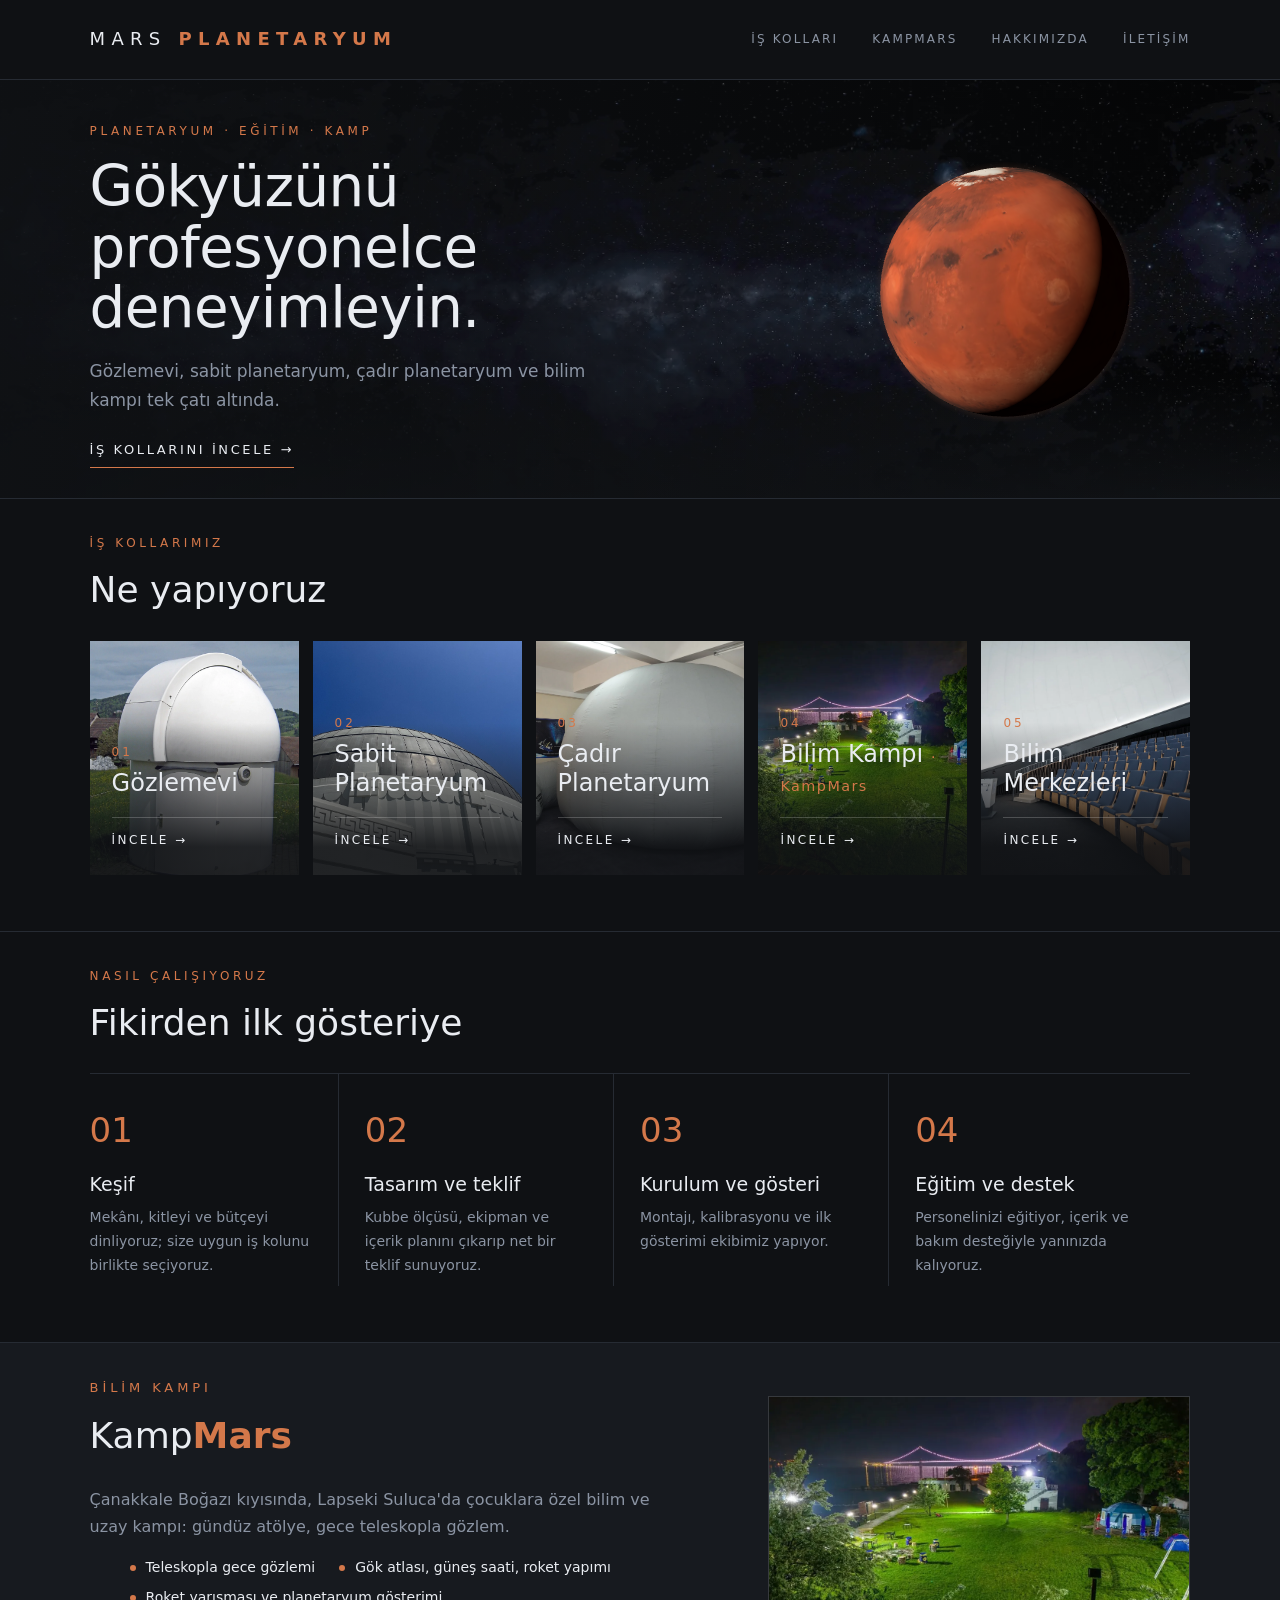
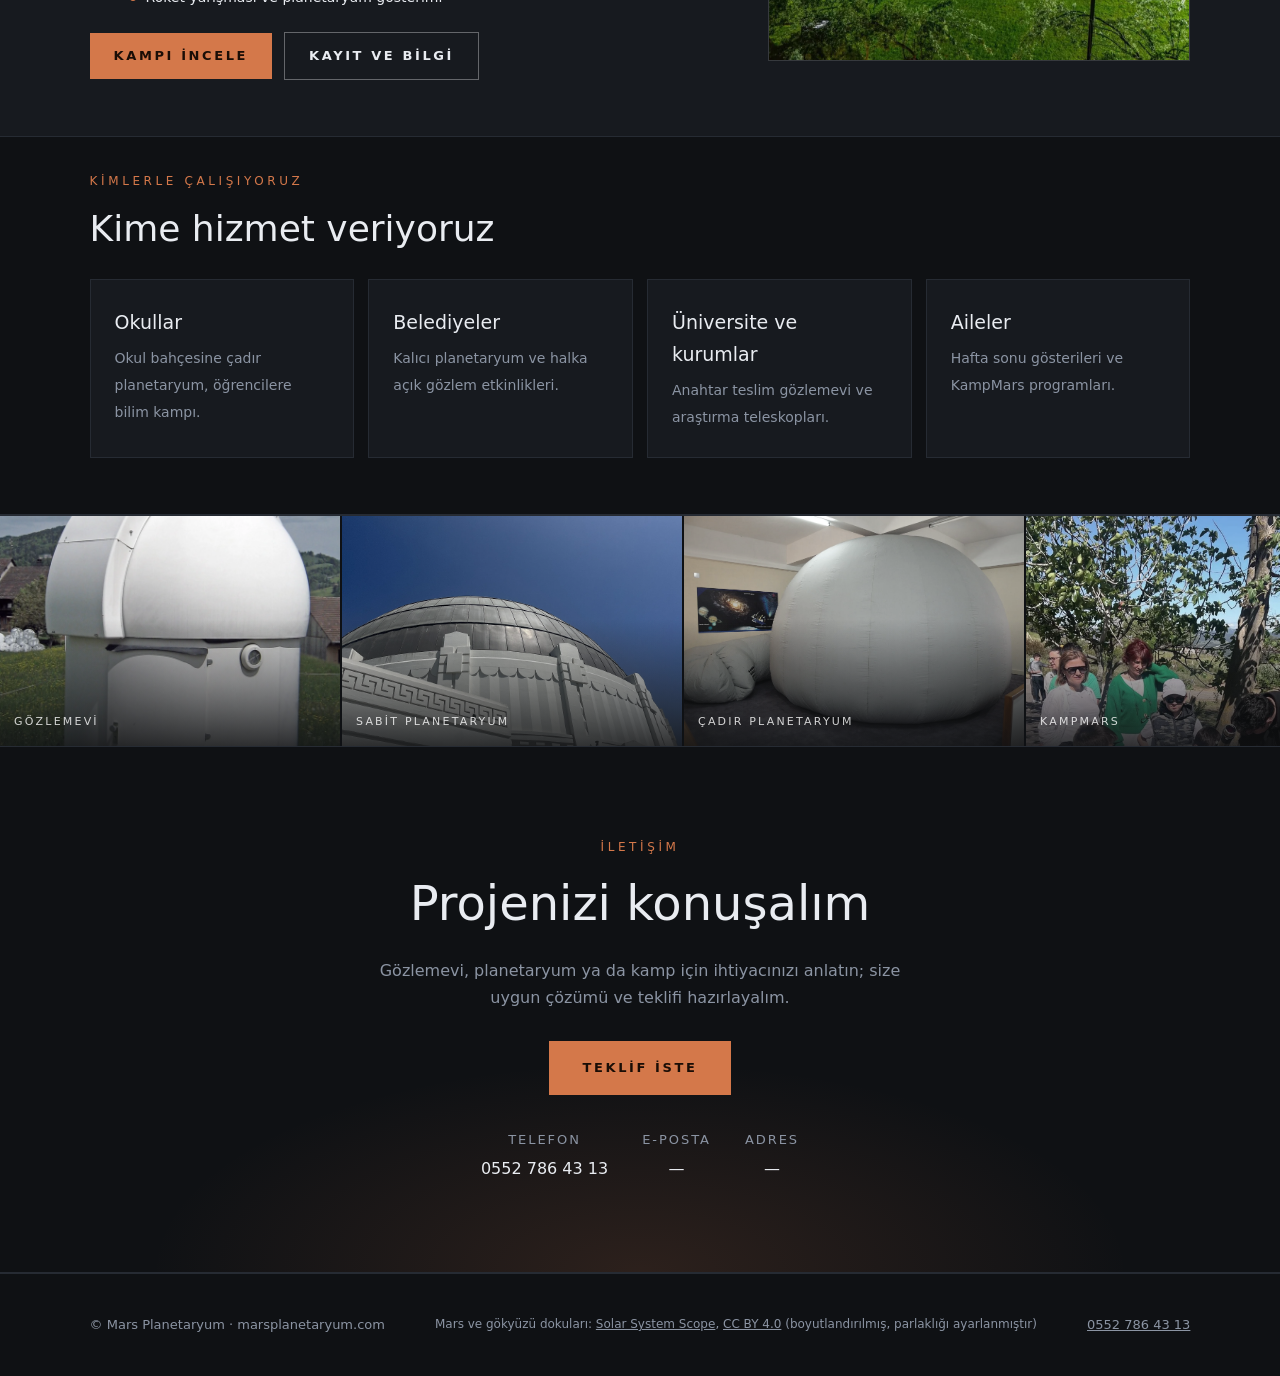
<file: index.html>
<!doctype html>
<html lang="tr"><head><meta charset="utf-8"><meta name="viewport" content="width=device-width,initial-scale=1">
<title>Mars Planetaryum</title>
<style>
:root{--bg:#0f1114;--bg2:#171a1f;--cizgi:#262b33;--yazi:#e9ecf1;--soluk:#8b94a3;--bakir:#d4784a}
*{box-sizing:border-box;margin:0}
body{font-family:'Segoe UI',system-ui,sans-serif;background:var(--bg);color:var(--yazi);line-height:1.7}
nav{display:flex;justify-content:space-between;align-items:center;padding:24px 7%;border-bottom:1px solid var(--cizgi)}
.logo{font-weight:300;font-size:18px;letter-spacing:.35em}.logo b{color:var(--bakir);font-weight:600}
nav ul{display:flex;gap:34px;list-style:none;font-size:12px;letter-spacing:.18em;text-transform:uppercase;color:var(--soluk)}
nav .nbtn{background:var(--bakir);color:#1a0d06;padding:9px 18px;font-weight:700;text-decoration:none}
.hero{position:relative;overflow:hidden;isolation:isolate;padding:36px 7% 30px;display:grid;grid-template-columns:1.3fr .7fr;gap:40px;align-items:center;border-bottom:1px solid var(--cizgi)}
.gok{position:absolute;inset:-4%;z-index:-2;background:var(--bg) url(assets/samanyolu.webp) 60% 45%/cover no-repeat;animation:suzul 160s ease-in-out infinite alternate}
.hero:before{content:"";position:absolute;inset:0;z-index:-1;background:linear-gradient(90deg,#0f1114f2 0,#0f1114b0 42%,#0f111440 100%),linear-gradient(180deg,transparent 70%,#0f1114 100%)}
@keyframes suzul{from{transform:scale(1) translateX(0)}to{transform:scale(1.08) translateX(-2%)}}
.hero small{font-size:12px;letter-spacing:.3em;color:var(--bakir)}
h1{font-weight:300;font-size:clamp(34px,4.4vw,58px);line-height:1.08;margin:14px 0 18px;letter-spacing:-.01em}
.hero p{color:var(--soluk);max-width:520px;font-size:17px}
.link{display:inline-block;margin-top:24px;color:var(--yazi);text-decoration:none;font-size:13px;letter-spacing:.2em;border-bottom:1px solid var(--bakir);padding-bottom:6px}
.gezegen{position:relative;aspect-ratio:1;width:100%;max-width:300px;justify-self:center}
.gezegen .poster{position:absolute;inset:8%;border-radius:50%;background:radial-gradient(circle at 28% 26%,transparent 0,#0000006e 55%,#000000e6 100%),url(assets/mars-2k.webp) 38% 50%/215% auto;box-shadow:0 0 60px #d4784a33;transition:opacity 1.2s}
.gezegen canvas{position:absolute;inset:0;width:100%;height:100%;opacity:0;transition:opacity 1.2s}
.gezegen.hazir canvas{opacity:1}.gezegen.hazir .poster{opacity:0}
.atif{color:var(--soluk);font-size:12px}.atif a{color:inherit}
section{padding:34px 7% 56px;border-bottom:1px solid var(--cizgi)}
.bas{font-size:12px;letter-spacing:.3em;color:var(--bakir);text-transform:uppercase}
h2{font-weight:300;font-size:36px;margin:6px 0 20px}
/* İş kolları: tam boy fotoğraf kartları (kart sayısı 4 veya 5 olabilir, ızgara kendini ayarlar) */
.kartlar{display:grid;grid-template-columns:repeat(5,1fr);gap:14px}
@media(max-width:1000px){.kartlar{grid-template-columns:1fr 1fr}.kart:last-child:nth-child(odd){grid-column:1/-1;aspect-ratio:2.2/1}}
.kart{position:relative;display:flex;flex-direction:column;justify-content:flex-end;aspect-ratio:1/1.12;overflow:hidden;padding:24px 22px;isolation:isolate;color:inherit;text-decoration:none}
.kart img{position:absolute;inset:0;width:100%;height:100%;object-fit:cover;z-index:-2;transition:transform .8s ease}
.kart:before{content:"";position:absolute;inset:0;z-index:-1;background:linear-gradient(180deg,transparent 35%,#0f1114e8 88%)}
.kart:hover img{transform:scale(1.06)}
.kart span{color:var(--bakir);font-size:12px;letter-spacing:.25em}
.kart h3{font-weight:400;font-size:24px;line-height:1.2;margin:6px 0 8px}
.kart h3 small{color:var(--bakir);font-size:.6em;letter-spacing:.1em}
.kart p{color:#c3c8d0;font-size:14px;max-height:0;opacity:0;overflow:hidden;transition:.45s}
.kart:hover p,.kart:focus-visible p{max-height:90px;opacity:1}
.kart i{font-style:normal;font-size:12px;letter-spacing:.2em;margin-top:12px;border-top:1px solid #ffffff33;padding-top:12px}
.kart:focus-visible{outline:2px solid var(--bakir);outline-offset:3px}
@media(hover:none){.kart p{max-height:none;opacity:1}.kart:before{background:linear-gradient(180deg,transparent 15%,#0f1114cc 50%,#0f1114f2 80%)}}
.kamp{position:relative;overflow:hidden;background:var(--bg2)}
.kamp .ust{display:grid;grid-template-columns:1.5fr 1fr;gap:44px;align-items:center}
.kamp .bas{font-size:13px}
.kamp h2 b{font-weight:600;color:var(--bakir)}
.kamp p{color:var(--soluk);font-size:16px;max-width:560px;margin-bottom:16px}
.btn{display:inline-block;background:var(--bakir);color:#1a0d06;padding:16px 34px;font-size:13px;font-weight:700;letter-spacing:.2em;text-decoration:none;transition:.2s}
.btn:hover{background:#e8906a}
.btn.o{background:none;color:var(--yazi);border:1px solid #ffffff55;margin-left:12px}
.kamp ul{list-style:none;display:flex;flex-wrap:wrap;gap:6px 24px}.kamp li{color:var(--yazi);font-size:14px;display:flex;gap:10px}
.kamp li:before{content:"";width:6px;height:6px;margin-top:9px;border-radius:50%;background:var(--bakir);flex:none}
.rakamlar{display:grid;grid-template-columns:repeat(4,1fr);margin:70px 0 0;border-top:1px solid #ffffff22}
.rakamlar div{padding:26px 0;border-right:1px solid #ffffff22;padding-left:24px}.rakamlar div:first-child{padding-left:0}.rakamlar div:last-child{border:0}
.rakamlar b{display:block;font-size:34px;font-weight:300;color:var(--bakir)}.rakamlar span{font-size:12px;letter-spacing:.18em;text-transform:uppercase;color:var(--soluk)}
.bant{overflow:hidden;padding:50px 0 60px;margin:0 -7.5%;border-bottom:1px solid var(--cizgi)}
.bant .iz{display:flex;gap:2px;width:max-content;animation:akis 50s linear infinite}
.bant:hover .iz{animation-play-state:paused}
.f{width:280px;height:180px;flex:none;display:flex;align-items:flex-end;padding:14px;font-size:11px;letter-spacing:.2em;text-transform:uppercase;color:#fffc;background:linear-gradient(160deg,var(--a),#12151a);filter:grayscale(.3)}
.kamp li{animation:gir .8s both}.kamp li:nth-child(2){animation-delay:.15s}.kamp li:nth-child(3){animation-delay:.3s}.kamp li:nth-child(4){animation-delay:.45s}
.gor{opacity:0;transform:translateY(26px);transition:opacity .9s ease,transform .9s ease;transition-delay:var(--d,0s)}
.gor.ok{opacity:1;transform:none}
.kamp li{animation:none}
@keyframes parilti{to{background-position:-250% 0}}
.bant .iz.ters{animation-direction:reverse;animation-duration:65s;margin-top:2px}
.f{transition:transform .4s,filter .4s}.f:hover{transform:scale(1.04);filter:none}
.liste div{transition:.3s}
@keyframes gir{from{opacity:0;transform:translateX(30px)}}
@keyframes akis{to{transform:translateX(calc(-50% - 1px))}}
@media(prefers-reduced-motion:reduce){.bant .iz,.gok,.kamp h2 b{animation:none}.gor{opacity:1;transform:none;transition:none}}
/* Ana sayfa alt bölümleri */
.adimlar{display:grid;grid-template-columns:repeat(4,1fr);border-top:1px solid var(--cizgi);counter-reset:a}
.adimlar div{padding:28px 26px 8px 0;margin-right:26px;border-right:1px solid var(--cizgi)}.adimlar div:last-child{border:0;margin:0}
.adimlar div:before{counter-increment:a;content:"0" counter(a);display:block;font-size:34px;font-weight:200;color:var(--bakir);margin-bottom:8px}
.adimlar h3{font-weight:400;font-size:19px;margin-bottom:6px}.adimlar p{color:var(--soluk);font-size:14px}
.kamp .btn{padding:12px 24px}
.kamp .foto{position:relative;aspect-ratio:16/10;max-height:280px;overflow:hidden;border:1px solid #ffffff22}
.kamp .foto img{width:100%;height:100%;object-fit:cover;display:block}
.kimler{display:grid;grid-template-columns:repeat(4,1fr);gap:14px}
.kimler div{background:var(--bg2);border:1px solid var(--cizgi);padding:26px 24px;transition:border-color .25s}
.kimler div:hover{border-color:var(--bakir)}
.kimler b{display:block;font-weight:400;font-size:19px;margin-bottom:6px}.kimler span{color:var(--soluk);font-size:14px}
.cagri{text-align:center;padding:90px 7%;background:radial-gradient(700px 300px at 50% 100%,#d4784a26,transparent 70%)}
.cagri h2{font-size:clamp(30px,4vw,48px);margin-bottom:12px}.cagri p{color:var(--soluk);max-width:560px;margin:0 auto 30px}
.cagri .yollar{display:flex;justify-content:center;gap:34px;flex-wrap:wrap;margin-top:34px;font-size:13px;letter-spacing:.15em;color:var(--soluk)}
.cagri .yollar b{display:block;color:var(--yazi);font-weight:400;letter-spacing:0;font-size:16px;margin-top:4px}
.bant.foto-bant{margin:0;padding:0;border-top:1px solid var(--cizgi)}
.foto-bant .f{background:linear-gradient(180deg,transparent 45%,#0f1114d9),var(--r) center/cover;width:340px;height:230px}
@media(max-width:480px){.foto-bant .f{width:240px;height:165px}}
footer{border-top:1px solid var(--cizgi);padding:40px 7%;color:var(--soluk);font-size:13px;display:flex;justify-content:space-between;flex-wrap:wrap;gap:10px}
@media(max-width:900px){.adimlar,.kimler{grid-template-columns:1fr 1fr}.adimlar div{border:0;margin-right:0;padding-right:18px}}
@media(max-width:480px){.adimlar,.kimler{grid-template-columns:1fr}.btn.o{margin:12px 0 0}}
@media(max-width:760px){.hero,.kamp .ust{grid-template-columns:1fr}.rakamlar{grid-template-columns:1fr 1fr}.rakamlar div{padding-left:0;border:0}.gezegen{max-width:320px}nav ul{display:none}.kartlar{grid-template-columns:1fr 1fr}}
@media(max-width:480px){.kartlar{grid-template-columns:1fr}.kart,.kart:last-child:nth-child(odd){aspect-ratio:4/3}}
</style></head><body>
<nav><div class="logo">MARS <b>PLANETARYUM</b></div><ul><li><a href="#hizmetler" style="color:inherit;text-decoration:none">İş Kolları</a></li><li><a href="kampmars.html" style="color:inherit;text-decoration:none">KampMars</a></li><li><a href="#kimler" style="color:inherit;text-decoration:none">Hakkımızda</a></li><li><a href="#iletisim" style="color:inherit;text-decoration:none">İletişim</a></li></ul></nav>
<div class="hero"><div class="gok"></div><div><small>PLANETARYUM · EĞİTİM · KAMP</small><h1>Gökyüzünü<br>profesyonelce<br>deneyimleyin.</h1><p>Gözlemevi, sabit planetaryum, çadır planetaryum ve bilim kampı tek çatı altında.</p><a class="link" href="#hizmetler">İŞ KOLLARINI İNCELE →</a></div><div class="gezegen" id="gezegen"><div class="poster"></div></div></div>
<section id="hizmetler"><div class="bas">İş kollarımız</div><h2>Ne yapıyoruz</h2>
<div class="kartlar">
<a class="kart" href="gozlemevi-kurulum.html"><img src="assets/gozlemevi-dis.webp" alt="Gözlemevi kubbesi"><span>01</span><h3>Gözlemevi</h3><p>Kubbe, teleskop ve montaj; anahtar teslim gözlemevi kurulumu.</p><i>İNCELE →</i></a>
<a class="kart" href="sabit-planetaryum.html"><img src="assets/planetaryum-dis.webp" alt="Sabit planetaryum binası"><span>02</span><h3>Sabit Planetaryum</h3><p>Kurum ve belediyelere kalıcı planetaryum; düzenli seans programı.</p><i>İNCELE →</i></a>
<a class="kart" href="gezici-kubbe.html"><img src="assets/gezici-dis.webp" alt="Çadır planetaryum kubbesi"><span>03</span><h3>Çadır Planetaryum</h3><p>Okul ve etkinliklere taşınabilir kubbe; kurulum, gösteri, toplama.</p><i>İNCELE →</i></a>
<a class="kart" href="kampmars.html"><img src="assets/kampmars-gece-bahce2.webp" alt="KampMars kamp alanı, gece, arkada Çanakkale Köprüsü"><span>04</span><h3>Bilim Kampı <small>· KampMars</small></h3><p>Gökyüzü gözlemi, deneyler ve atölyelerle dolu bilim kampları.</p><i>İNCELE →</i></a>
<a class="kart" href="bilim-merkezi.html"><img src="assets/planetaryum-ic.webp" alt="Bilim merkezi kubbe içi"><span>05</span><h3>Bilim Merkezleri</h3><p>Kurum ve belediyelere bilim merkezi; planetaryum, gözlem ve uygulamalı bilim alanları.</p><i>İNCELE →</i></a>
</div></section>
<section id="surec"><div class="bas">Nasıl çalışıyoruz</div><h2>Fikirden ilk gösteriye</h2>
<div class="adimlar">
<div><h3>Keşif</h3><p>Mekânı, kitleyi ve bütçeyi dinliyoruz; size uygun iş kolunu birlikte seçiyoruz.</p></div>
<div><h3>Tasarım ve teklif</h3><p>Kubbe ölçüsü, ekipman ve içerik planını çıkarıp net bir teklif sunuyoruz.</p></div>
<div><h3>Kurulum ve gösteri</h3><p>Montajı, kalibrasyonu ve ilk gösterimi ekibimiz yapıyor.</p></div>
<div><h3>Eğitim ve destek</h3><p>Personelinizi eğitiyor, içerik ve bakım desteğiyle yanınızda kalıyoruz.</p></div>
</div></section>
<section class="kamp" id="kamp"><div class="ust">
<div><div class="bas">Bilim kampı</div><h2>Kamp<b>Mars</b></h2><p>Çanakkale Boğazı kıyısında, Lapseki Suluca'da çocuklara özel bilim ve uzay kampı: gündüz atölye, gece teleskopla gözlem.</p>
<ul><li>Teleskopla gece gözlemi</li><li>Gök atlası, güneş saati, roket yapımı</li><li>Roket yarışması ve planetaryum gösterimi</li></ul>
<p style="margin:22px 0 0"><a class="btn" href="kampmars.html">KAMPI İNCELE</a><a class="btn o" href="tel:+905527864313">KAYIT VE BİLGİ</a></p></div>
<div class="foto"><img src="assets/kampmars-gece-bahce2.webp" alt="KampMars kamp alanı, gece, arkada Çanakkale Köprüsü"></div>
</div></section>
<section id="kimler"><div class="bas">Kimlerle çalışıyoruz</div><h2>Kime hizmet veriyoruz</h2>
<div class="kimler">
<div><b>Okullar</b><span>Okul bahçesine çadır planetaryum, öğrencilere bilim kampı.</span></div>
<div><b>Belediyeler</b><span>Kalıcı planetaryum ve halka açık gözlem etkinlikleri.</span></div>
<div><b>Üniversite ve kurumlar</b><span>Anahtar teslim gözlemevi ve araştırma teleskopları.</span></div>
<div><b>Aileler</b><span>Hafta sonu gösterileri ve KampMars programları.</span></div>
</div></section>
<div class="bant foto-bant" aria-hidden="true"><div class="iz"><div class="f" style="--r:url(assets/gozlemevi-dis.webp)">Gözlemevi</div><div class="f" style="--r:url(assets/planetaryum-dis.webp)">Sabit planetaryum</div><div class="f" style="--r:url(assets/gezici-dis.webp)">Çadır planetaryum</div><div class="f" style="--r:url(assets/kampmars-teleskop.webp)">KampMars</div><div class="f" style="--r:url(assets/planetaryum-ic.webp)">Kubbe içi</div><div class="f" style="--r:url(assets/gezici-ic.webp)">Çadır kubbe içi</div><div class="f" style="--r:url(assets/kampmars-kubbe-cadir.webp)">KampMars kubbe çadır</div><div class="f" style="--r:url(assets/kampmars-gece-bahce.webp)">KampMars gece</div><div class="f" style="--r:url(assets/gozlemevi-dis.webp)">Gözlemevi</div><div class="f" style="--r:url(assets/planetaryum-dis.webp)">Sabit planetaryum</div><div class="f" style="--r:url(assets/gezici-dis.webp)">Çadır planetaryum</div><div class="f" style="--r:url(assets/kampmars-teleskop.webp)">KampMars</div><div class="f" style="--r:url(assets/planetaryum-ic.webp)">Kubbe içi</div><div class="f" style="--r:url(assets/gezici-ic.webp)">Çadır kubbe içi</div><div class="f" style="--r:url(assets/kampmars-kubbe-cadir.webp)">KampMars kubbe çadır</div><div class="f" style="--r:url(assets/kampmars-gece-bahce.webp)">KampMars gece</div></div></div>
<section class="cagri" id="iletisim"><div class="bas">İletişim</div><h2>Projenizi konuşalım</h2>
<p>Gözlemevi, planetaryum ya da kamp için ihtiyacınızı anlatın; size uygun çözümü ve teklifi hazırlayalım.</p>
<a class="btn" href="#iletisim">TEKLİF İSTE</a>
<div class="yollar"><div>TELEFON<b><a href="tel:+905527864313" style="color:inherit;text-decoration:none">0552 786 43 13</a></b></div><div>E-POSTA<b>—</b></div><div>ADRES<b>—</b></div></div>
</section>
<footer><span>© Mars Planetaryum · marsplanetaryum.com</span><span class="atif">Mars ve gökyüzü dokuları: <a href="https://www.solarsystemscope.com/textures/" rel="noopener">Solar System Scope</a>, <a href="https://creativecommons.org/licenses/by/4.0/" rel="noopener">CC BY 4.0</a> (boyutlandırılmış, parlaklığı ayarlanmıştır)</span><span><a href="tel:+905527864313" style="color:inherit">0552 786 43 13</a></span></footer>
<script type="module" src="assets/gezegen.js"></script>
</body></html>
</file>
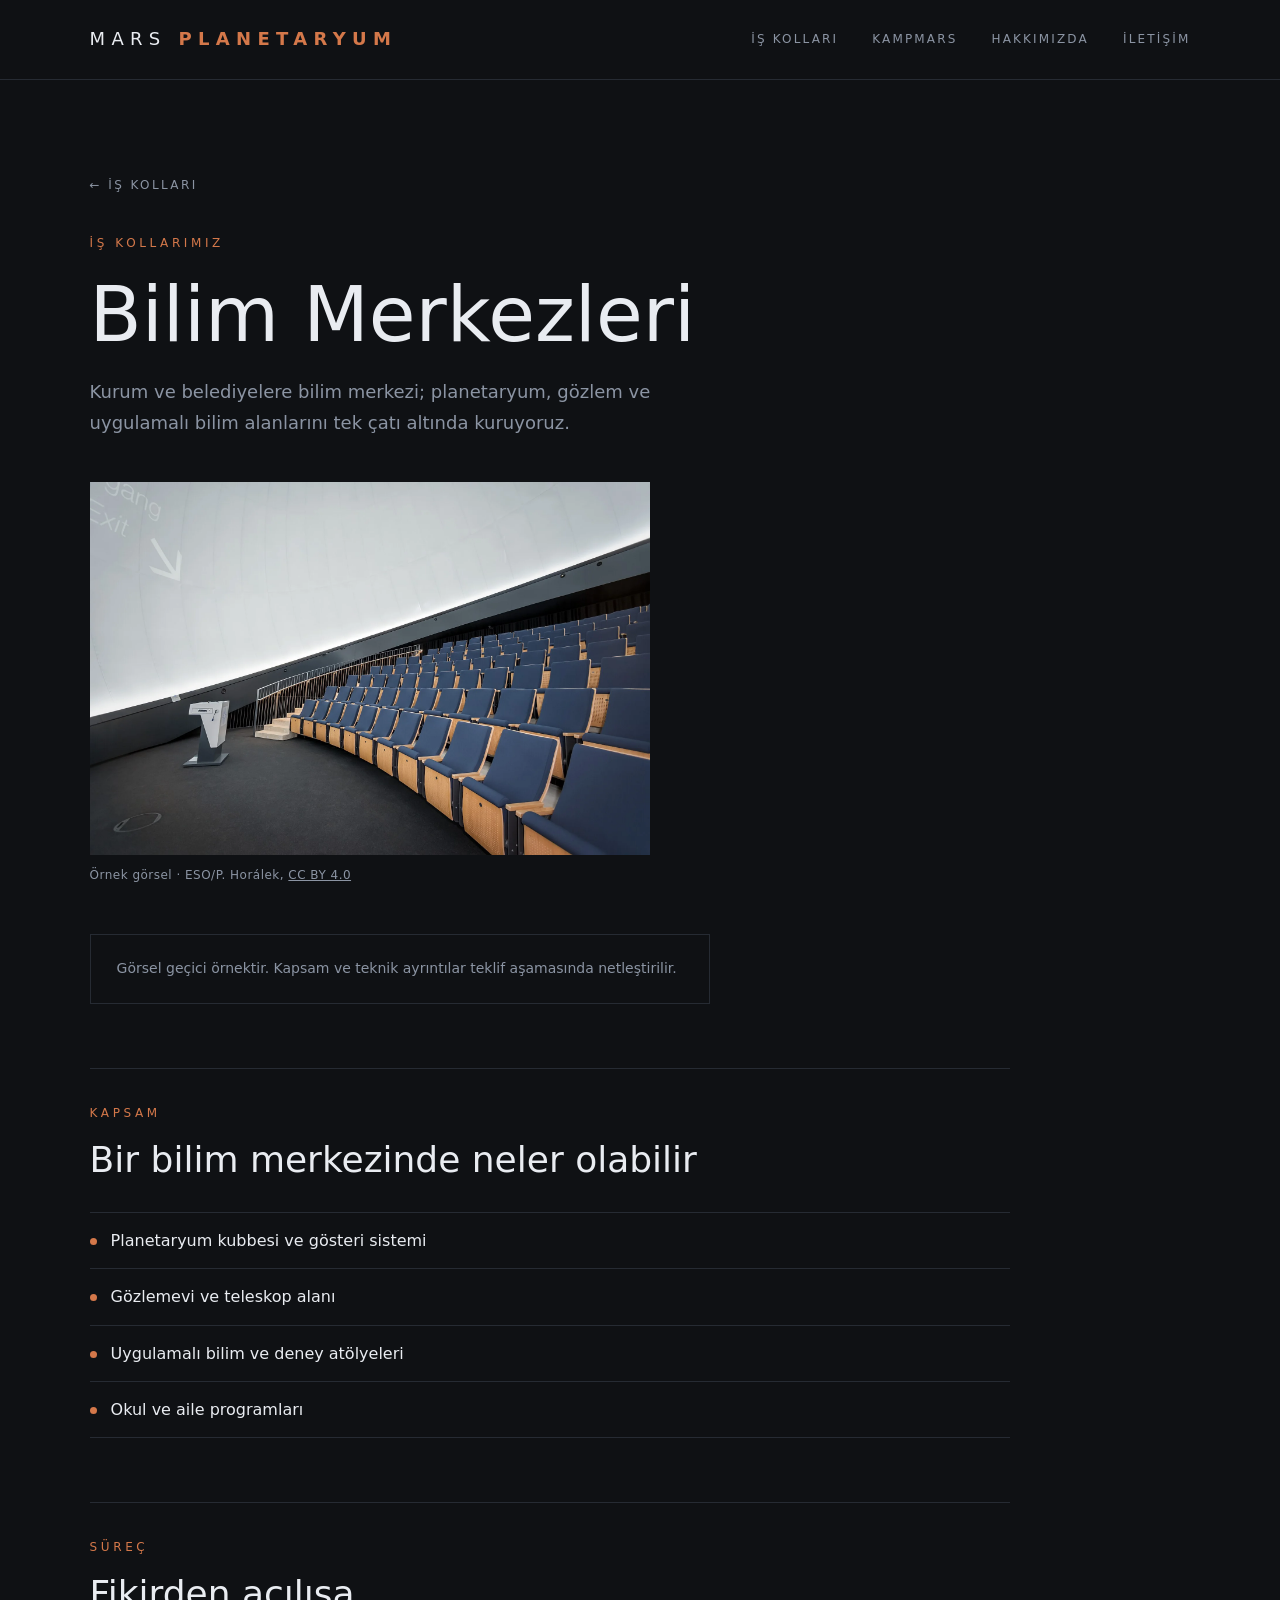
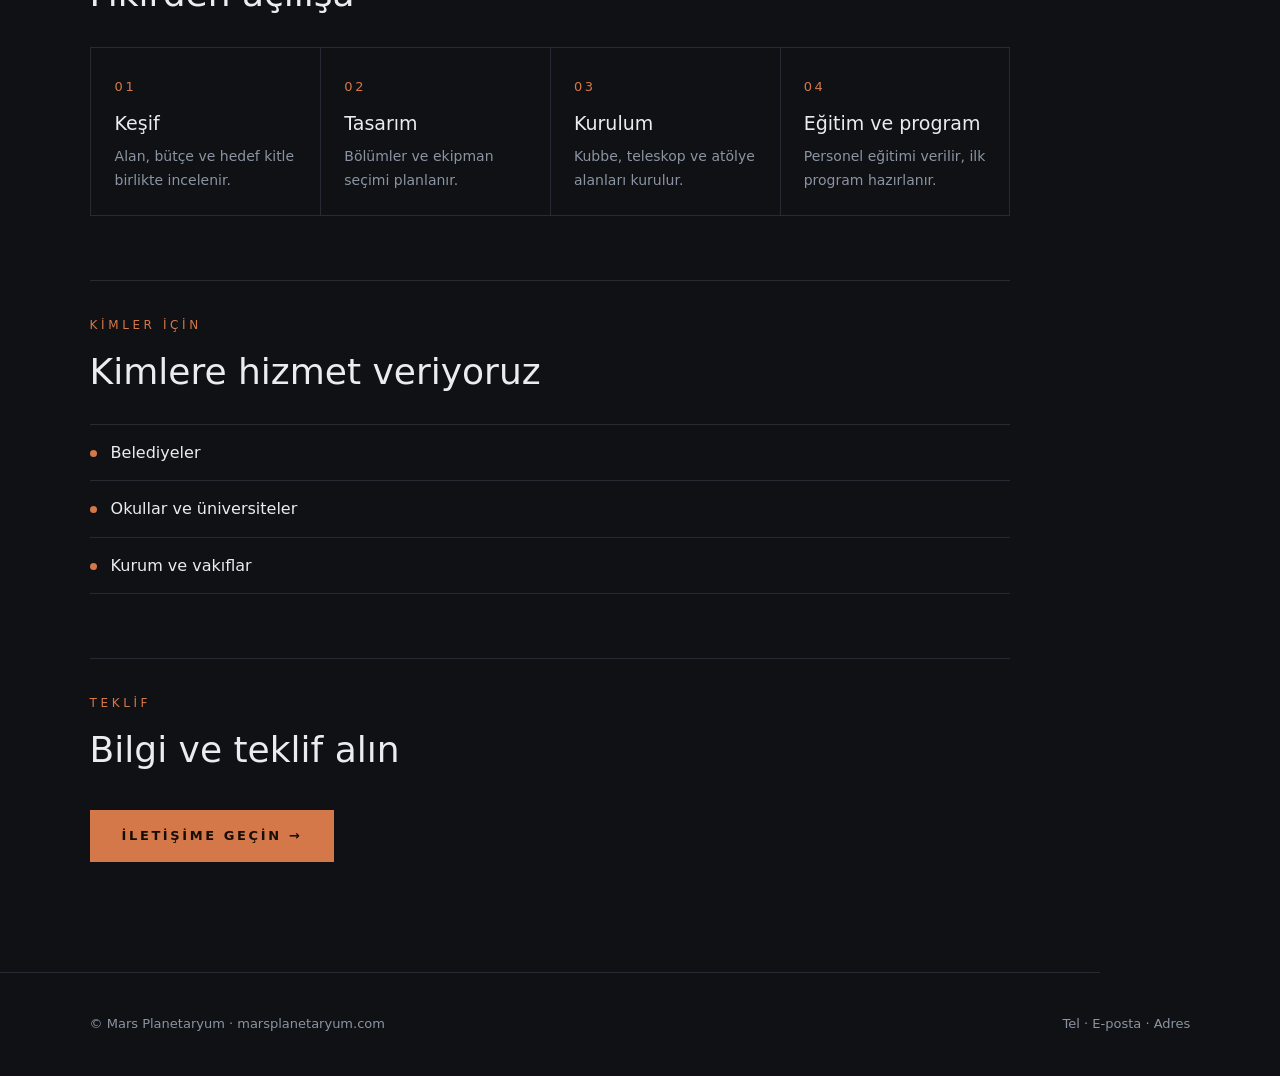
<file: bilim-merkezi.html>
<!doctype html>
<html lang="tr"><head><meta charset="utf-8"><meta name="viewport" content="width=device-width,initial-scale=1">
<title>Bilim Merkezleri · Mars Planetaryum</title>
<link rel="stylesheet" href="assets/alt.css">
</head><body>
<nav><a class="logo" href="index.html" style="color:inherit;text-decoration:none">MARS <b>PLANETARYUM</b></a><ul><li><a href="index.html#hizmetler" style="color:inherit;text-decoration:none">İş Kolları</a></li><li><a href="kampmars.html" style="color:inherit;text-decoration:none">KampMars</a></li><li>Hakkımızda</li><li>İletişim</li></ul></nav>
<main class="alt"><a class="geri" href="index.html#hizmetler">← İŞ KOLLARI</a><div class="bas" style="margin-top:36px">İş kollarımız</div><h1>Bilim Merkezleri</h1><p>Kurum ve belediyelere bilim merkezi; planetaryum, gözlem ve uygulamalı bilim alanlarını tek çatı altında kuruyoruz.</p><figure class="tekfoto"><img src="assets/planetaryum-ic.webp" alt="Kubbe içi (örnek görsel)"><figcaption>Örnek görsel · ESO/P. Horálek, <a href="https://creativecommons.org/licenses/by/4.0/" rel="noopener">CC BY 4.0</a></figcaption></figure><div class="not">Görsel geçici örnektir. Kapsam ve teknik ayrıntılar teklif aşamasında netleştirilir.</div><section class="bol"><div class="bas">Kapsam</div><h2>Bir bilim merkezinde neler olabilir</h2><ul class="liste"><li>Planetaryum kubbesi ve gösteri sistemi</li><li>Gözlemevi ve teleskop alanı</li><li>Uygulamalı bilim ve deney atölyeleri</li><li>Okul ve aile programları</li></ul></section><section class="bol"><div class="bas">Süreç</div><h2>Fikirden açılışa</h2><div class="adim"><div><span>01</span><h3>Keşif</h3><p>Alan, bütçe ve hedef kitle birlikte incelenir.</p></div><div><span>02</span><h3>Tasarım</h3><p>Bölümler ve ekipman seçimi planlanır.</p></div><div><span>03</span><h3>Kurulum</h3><p>Kubbe, teleskop ve atölye alanları kurulur.</p></div><div><span>04</span><h3>Eğitim ve program</h3><p>Personel eğitimi verilir, ilk program hazırlanır.</p></div></div></section><section class="bol"><div class="bas">Kimler için</div><h2>Kimlere hizmet veriyoruz</h2><ul class="liste"><li>Belediyeler</li><li>Okullar ve üniversiteler</li><li>Kurum ve vakıflar</li></ul></section><section class="bol"><div class="bas">Teklif</div><h2>Bilgi ve teklif alın</h2><a class="cta" href="index.html#iletisim">İLETİŞİME GEÇİN →</a></section></main>
<footer><span>© Mars Planetaryum · marsplanetaryum.com</span><span>Tel · E-posta · Adres</span></footer>
</body></html>
</file>
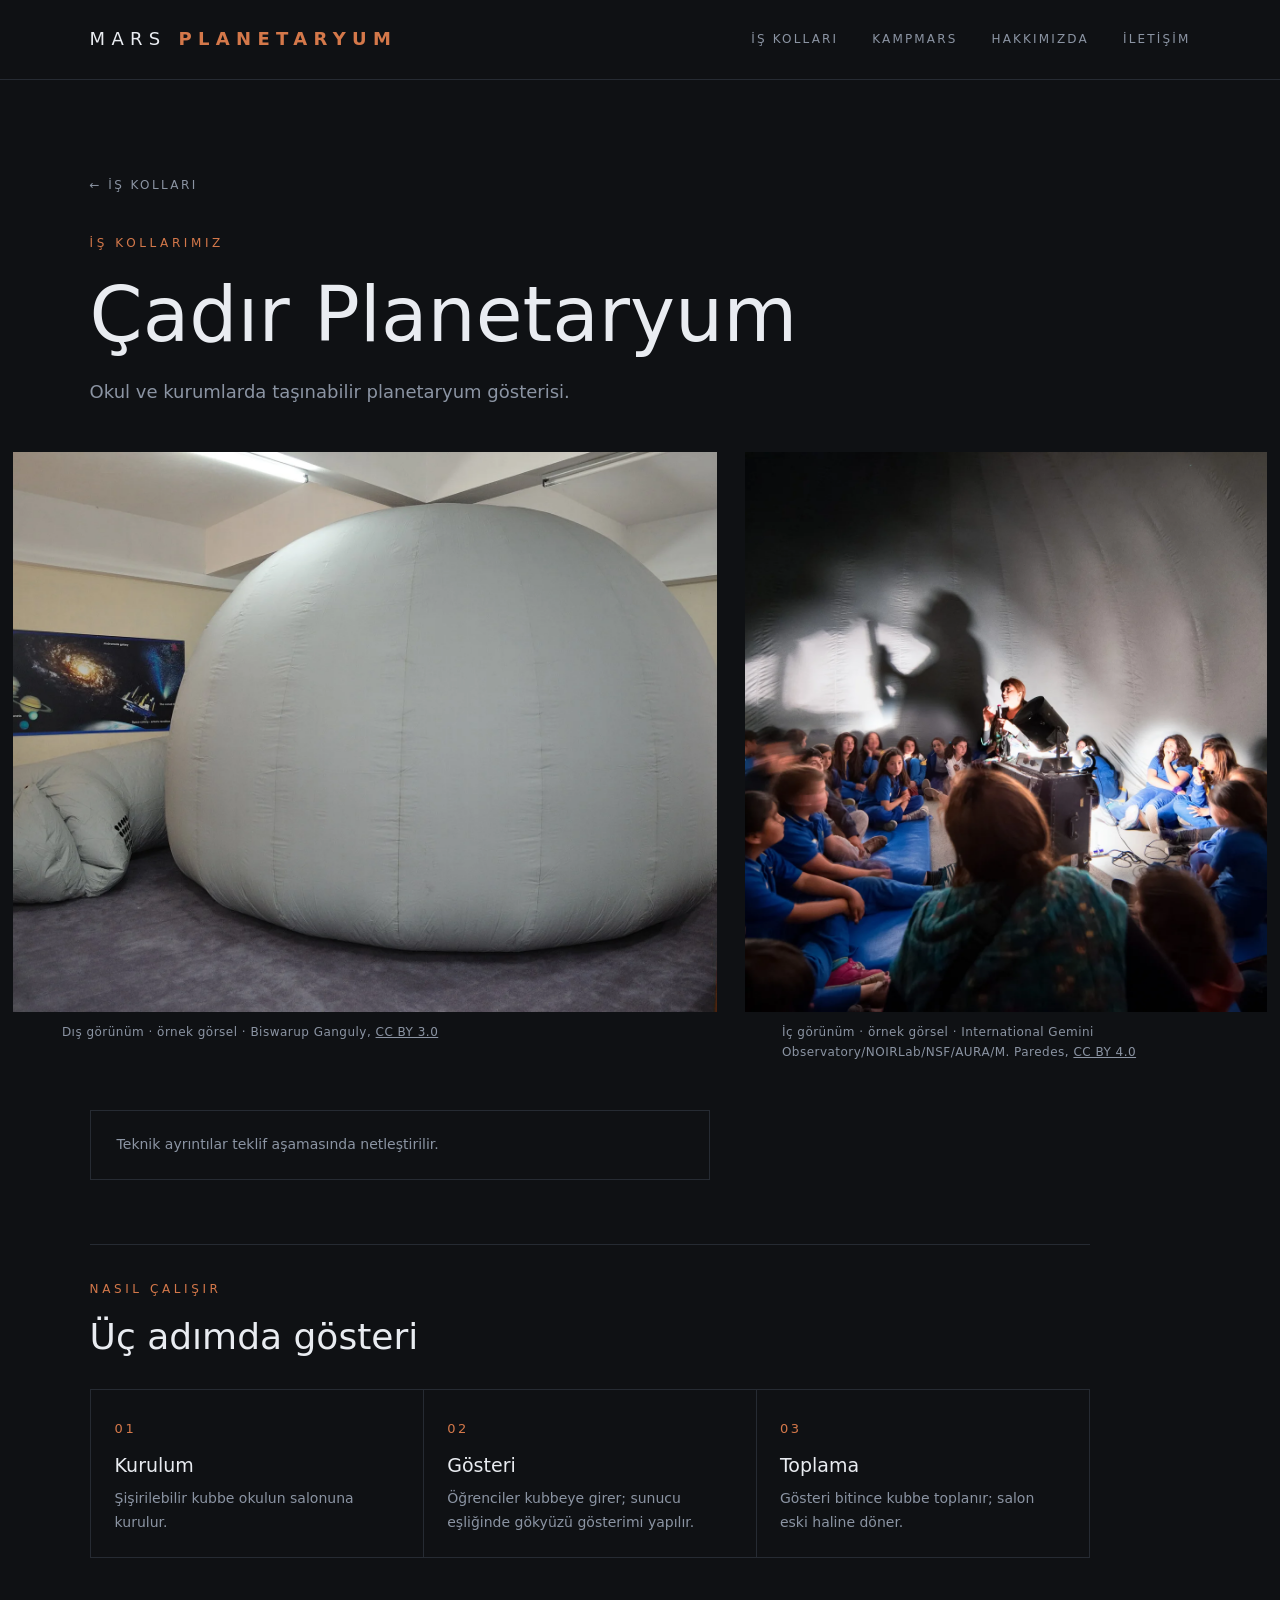
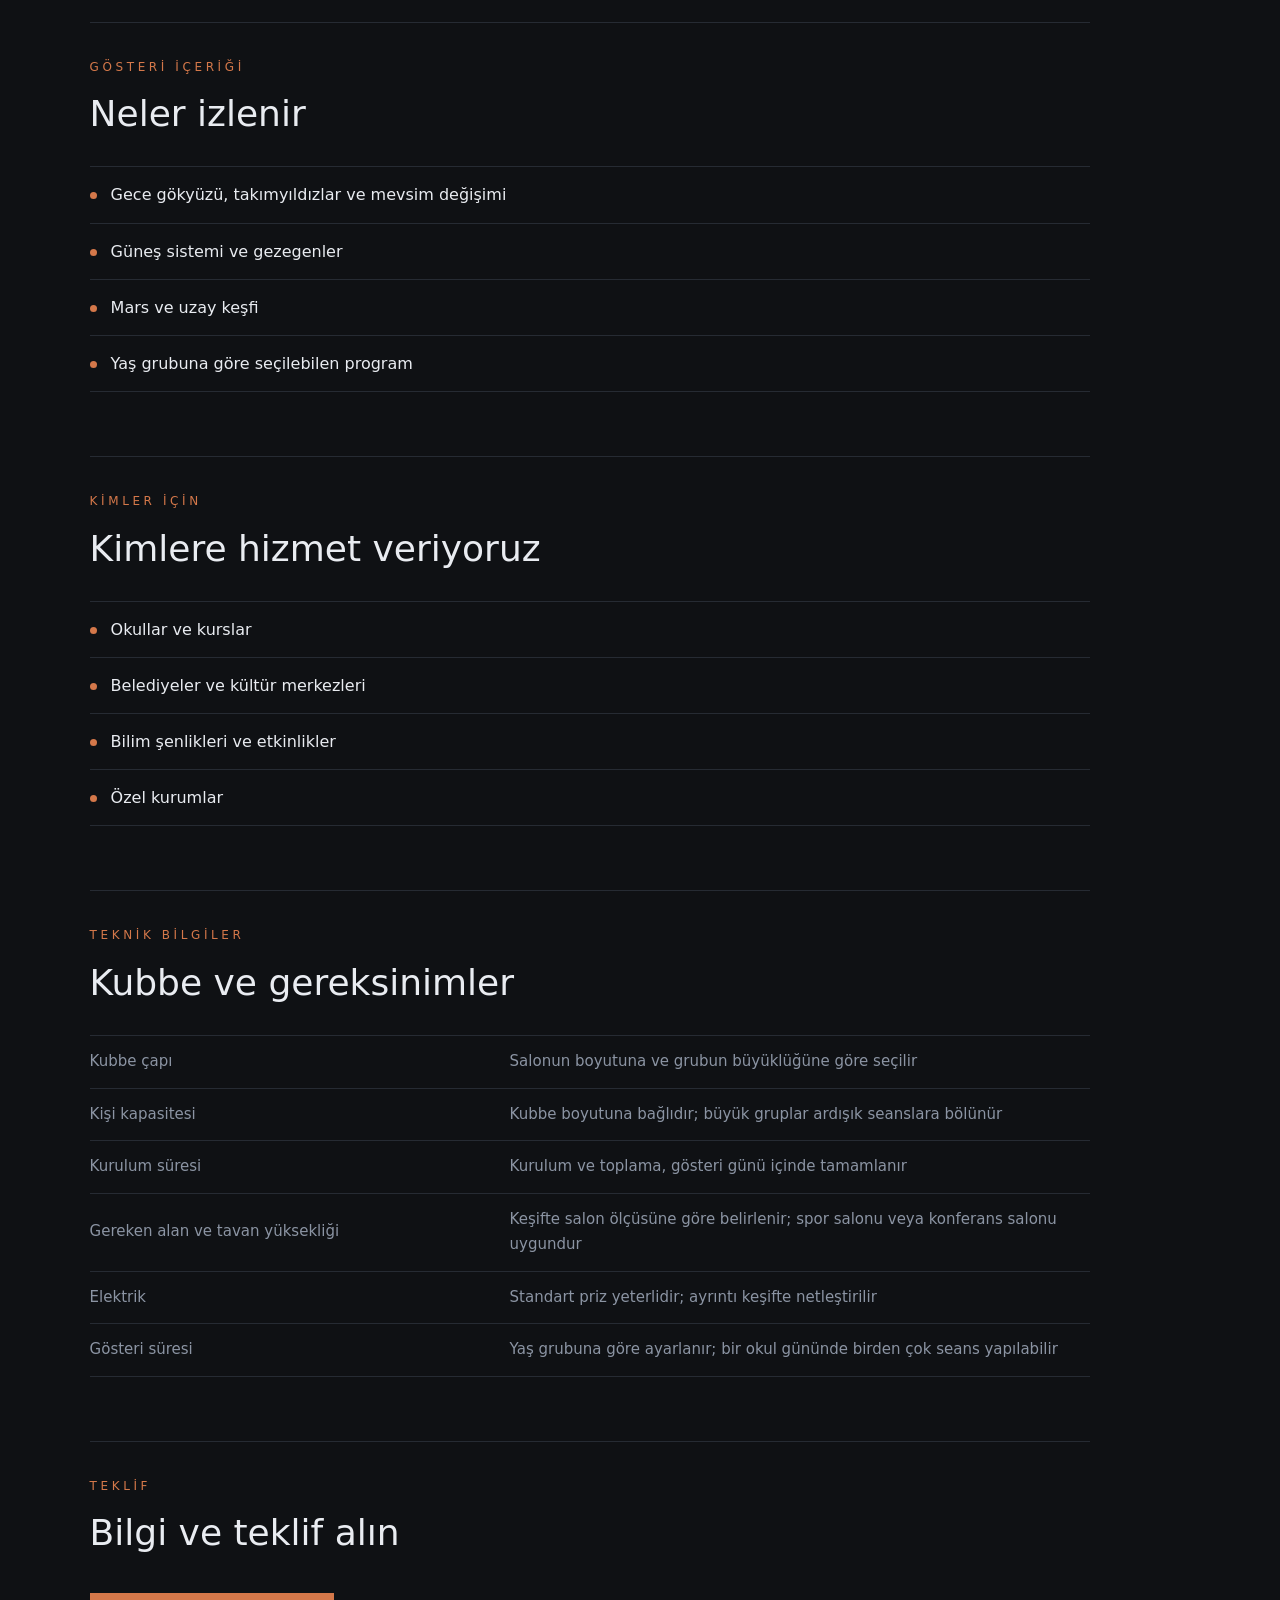
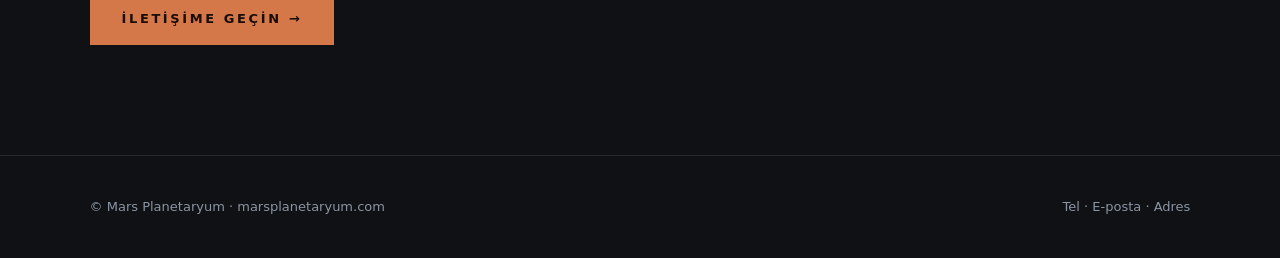
<file: gezici-kubbe.html>
<!doctype html>
<html lang="tr"><head><meta charset="utf-8"><meta name="viewport" content="width=device-width,initial-scale=1">
<title>Çadır Planetaryum · Mars Planetaryum</title>
<link rel="stylesheet" href="assets/alt.css">
</head><body>
<nav><a class="logo" href="index.html" style="color:inherit;text-decoration:none">MARS <b>PLANETARYUM</b></a><ul><li><a href="index.html#hizmetler" style="color:inherit;text-decoration:none">İş Kolları</a></li><li><a href="kampmars.html" style="color:inherit;text-decoration:none">KampMars</a></li><li>Hakkımızda</li><li>İletişim</li></ul></nav>
<main class="alt wide"><a class="geri" href="index.html#hizmetler">← İŞ KOLLARI</a><div class="bas" style="margin-top:36px">İş kollarımız</div><h1>Çadır Planetaryum</h1><p>Okul ve kurumlarda taşınabilir planetaryum gösterisi.</p><div class="foto"><figure class="dis"><img style="aspect-ratio:3/2;object-position:50% 55%" src="assets/gezici-dis.webp" alt="Şişirilebilir taşınabilir planetaryum kubbesi (örnek görsel)"><figcaption>Dış görünüm · örnek görsel · Biswarup Ganguly, <a href="https://creativecommons.org/licenses/by/3.0/" rel="noopener">CC BY 3.0</a></figcaption></figure><figure class="ic"><img style="aspect-ratio:3/2;object-position:50% 45%" src="assets/gezici-ic.webp" alt="Kubbe içinde gösteri izleyen öğrenciler (örnek görsel)"><figcaption>İç görünüm · örnek görsel · International Gemini Observatory/NOIRLab/NSF/AURA/M. Paredes, <a href="https://creativecommons.org/licenses/by/4.0/" rel="noopener">CC BY 4.0</a></figcaption></figure></div><div class="not">Teknik ayrıntılar teklif aşamasında netleştirilir.</div><section class="bol"><div class="bas">Nasıl çalışır</div><h2>Üç adımda gösteri</h2><div class="adim"><div><span>01</span><h3>Kurulum</h3><p>Şişirilebilir kubbe okulun salonuna kurulur.</p></div><div><span>02</span><h3>Gösteri</h3><p>Öğrenciler kubbeye girer; sunucu eşliğinde gökyüzü gösterimi yapılır.</p></div><div><span>03</span><h3>Toplama</h3><p>Gösteri bitince kubbe toplanır; salon eski haline döner.</p></div></div></section><section class="bol"><div class="bas">Gösteri içeriği</div><h2>Neler izlenir</h2><ul class="liste"><li>Gece gökyüzü, takımyıldızlar ve mevsim değişimi</li><li>Güneş sistemi ve gezegenler</li><li>Mars ve uzay keşfi</li><li>Yaş grubuna göre seçilebilen program</li></ul></section><section class="bol"><div class="bas">Kimler için</div><h2>Kimlere hizmet veriyoruz</h2><ul class="liste"><li>Okullar ve kurslar</li><li>Belediyeler ve kültür merkezleri</li><li>Bilim şenlikleri ve etkinlikler</li><li>Özel kurumlar</li></ul></section><section class="bol"><div class="bas">Teknik bilgiler</div><h2>Kubbe ve gereksinimler</h2><table class="tablo"><tr><td>Kubbe çapı</td><td><em>Salonun boyutuna ve grubun büyüklüğüne göre seçilir</em></td></tr><tr><td>Kişi kapasitesi</td><td><em>Kubbe boyutuna bağlıdır; büyük gruplar ardışık seanslara bölünür</em></td></tr><tr><td>Kurulum süresi</td><td><em>Kurulum ve toplama, gösteri günü içinde tamamlanır</em></td></tr><tr><td>Gereken alan ve tavan yüksekliği</td><td><em>Keşifte salon ölçüsüne göre belirlenir; spor salonu veya konferans salonu uygundur</em></td></tr><tr><td>Elektrik</td><td><em>Standart priz yeterlidir; ayrıntı keşifte netleştirilir</em></td></tr><tr><td>Gösteri süresi</td><td><em>Yaş grubuna göre ayarlanır; bir okul gününde birden çok seans yapılabilir</em></td></tr></table></section><section class="bol"><div class="bas">Teklif</div><h2>Bilgi ve teklif alın</h2><a class="cta" href="index.html#iletisim">İLETİŞİME GEÇİN →</a></section></main>
<footer><span>© Mars Planetaryum · marsplanetaryum.com</span><span>Tel · E-posta · Adres</span></footer>
</body></html>
</file>
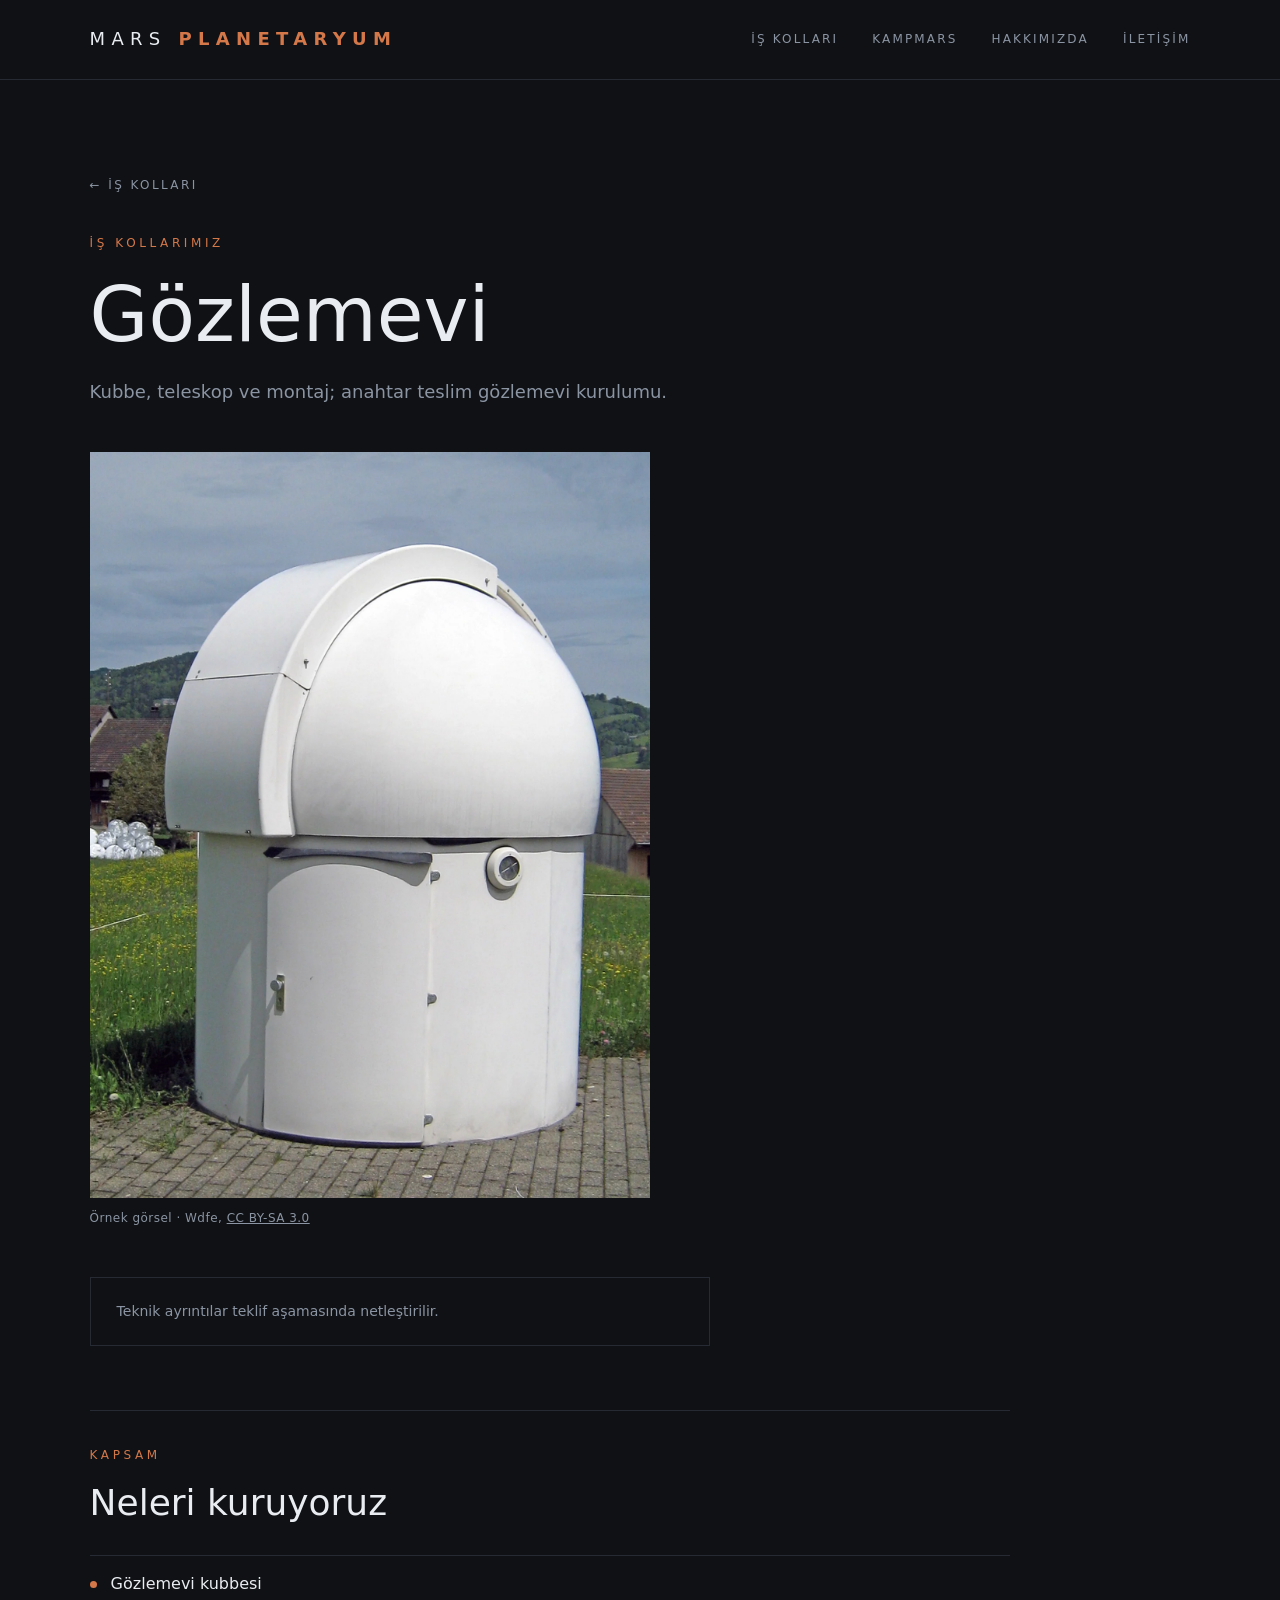
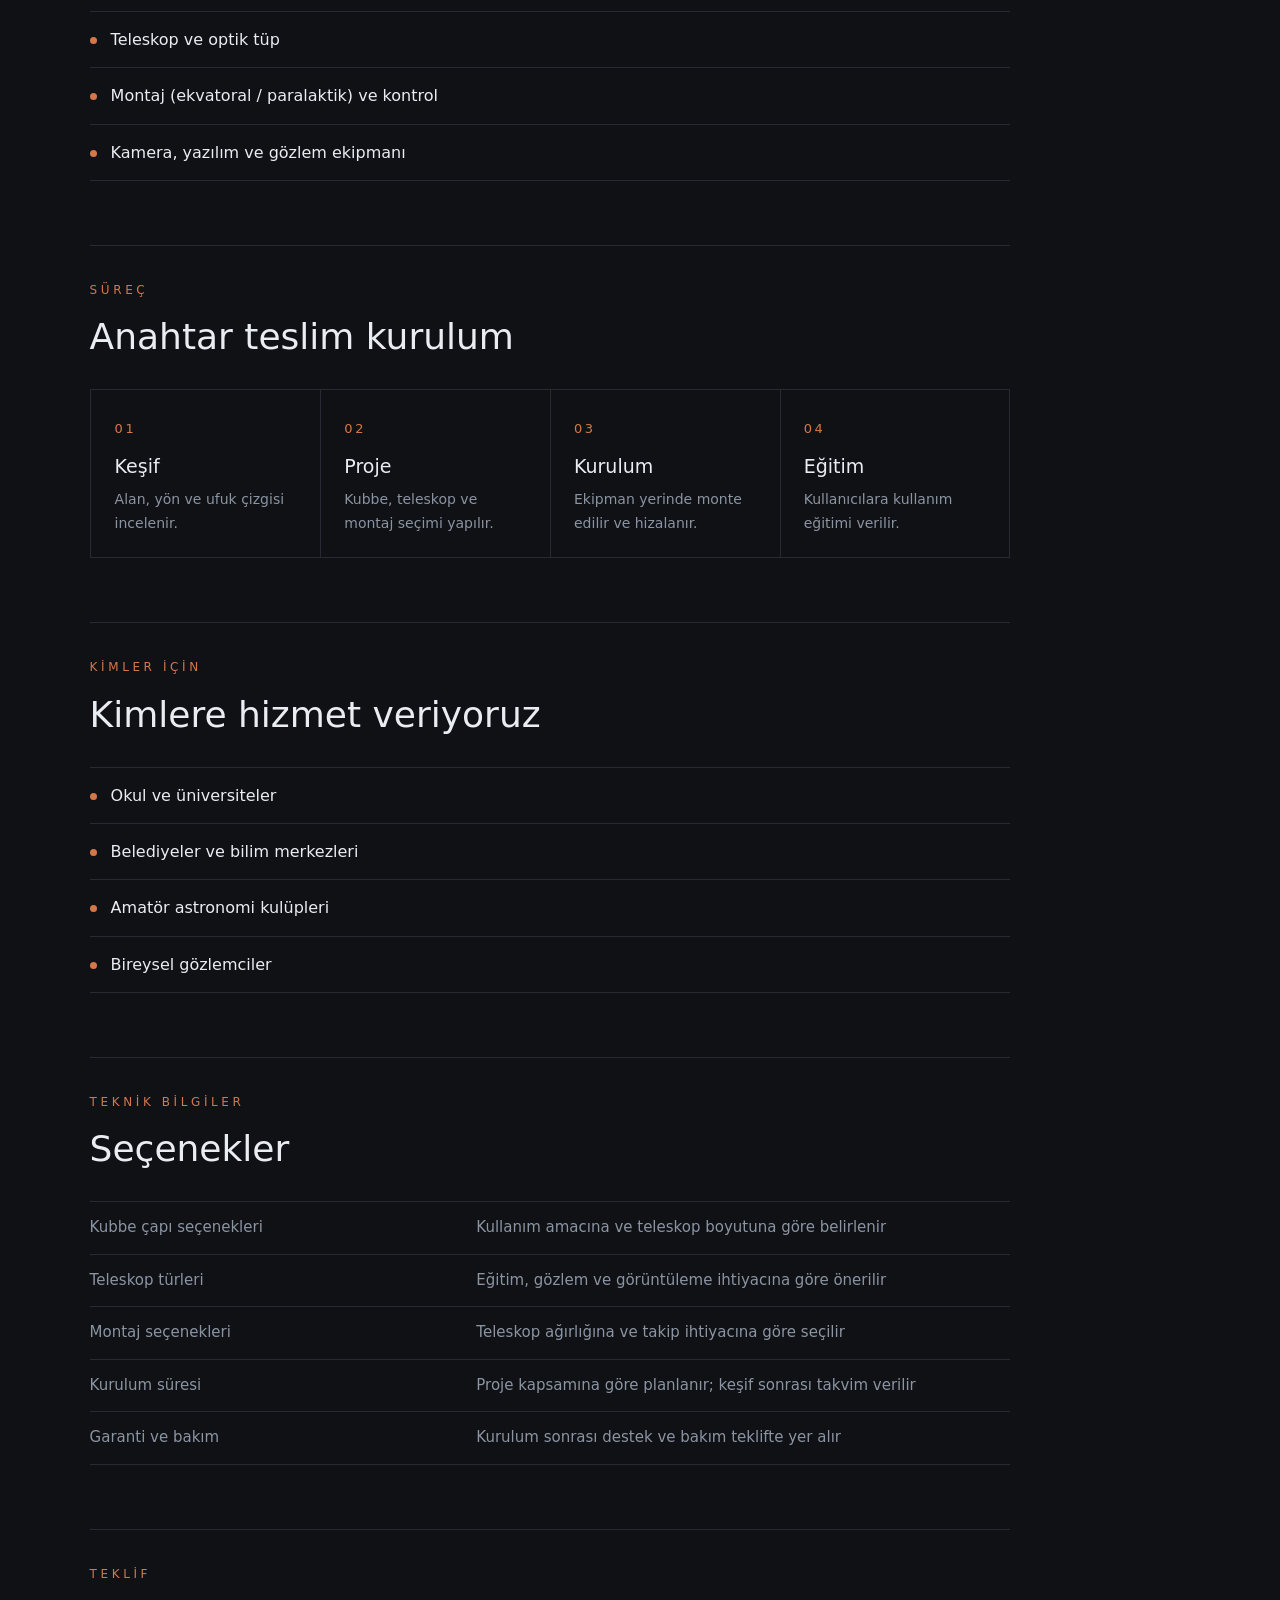
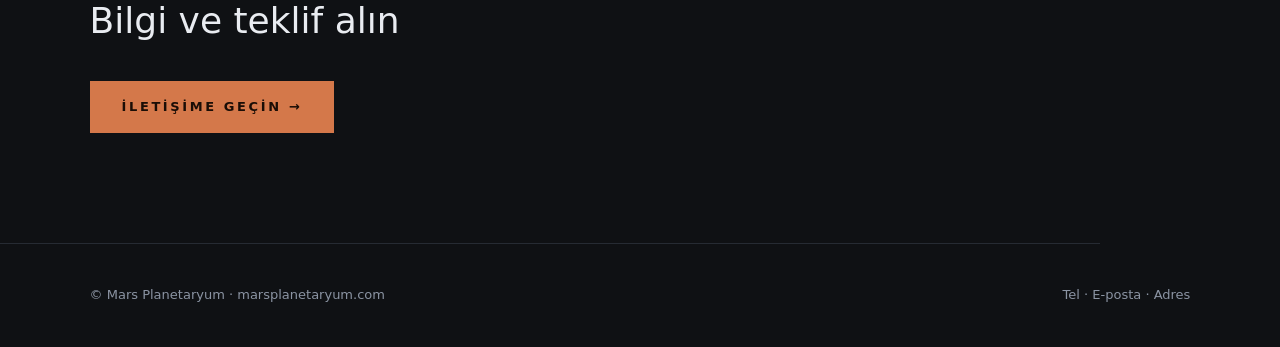
<file: gozlemevi-kurulum.html>
<!doctype html>
<html lang="tr"><head><meta charset="utf-8"><meta name="viewport" content="width=device-width,initial-scale=1">
<title>Gözlemevi · Mars Planetaryum</title>
<link rel="stylesheet" href="assets/alt.css">
</head><body>
<nav><a class="logo" href="index.html" style="color:inherit;text-decoration:none">MARS <b>PLANETARYUM</b></a><ul><li><a href="index.html#hizmetler" style="color:inherit;text-decoration:none">İş Kolları</a></li><li><a href="kampmars.html" style="color:inherit;text-decoration:none">KampMars</a></li><li>Hakkımızda</li><li>İletişim</li></ul></nav>
<main class="alt"><a class="geri" href="index.html#hizmetler">← İŞ KOLLARI</a><div class="bas" style="margin-top:36px">İş kollarımız</div><h1>Gözlemevi</h1><p>Kubbe, teleskop ve montaj; anahtar teslim gözlemevi kurulumu.</p><figure class="tekfoto"><img src="assets/gozlemevi-dis.webp" alt="Gözlemevi kubbesi (örnek görsel)"><figcaption>Örnek görsel · Wdfe, <a href="https://creativecommons.org/licenses/by-sa/3.0/" rel="noopener">CC BY-SA 3.0</a></figcaption></figure><div class="not">Teknik ayrıntılar teklif aşamasında netleştirilir.</div><section class="bol"><div class="bas">Kapsam</div><h2>Neleri kuruyoruz</h2><ul class="liste"><li>Gözlemevi kubbesi</li><li>Teleskop ve optik tüp</li><li>Montaj (ekvatoral / paralaktik) ve kontrol</li><li>Kamera, yazılım ve gözlem ekipmanı</li></ul></section><section class="bol"><div class="bas">Süreç</div><h2>Anahtar teslim kurulum</h2><div class="adim"><div><span>01</span><h3>Keşif</h3><p>Alan, yön ve ufuk çizgisi incelenir.</p></div><div><span>02</span><h3>Proje</h3><p>Kubbe, teleskop ve montaj seçimi yapılır.</p></div><div><span>03</span><h3>Kurulum</h3><p>Ekipman yerinde monte edilir ve hizalanır.</p></div><div><span>04</span><h3>Eğitim</h3><p>Kullanıcılara kullanım eğitimi verilir.</p></div></div></section><section class="bol"><div class="bas">Kimler için</div><h2>Kimlere hizmet veriyoruz</h2><ul class="liste"><li>Okul ve üniversiteler</li><li>Belediyeler ve bilim merkezleri</li><li>Amatör astronomi kulüpleri</li><li>Bireysel gözlemciler</li></ul></section><section class="bol"><div class="bas">Teknik bilgiler</div><h2>Seçenekler</h2><table class="tablo"><tr><td>Kubbe çapı seçenekleri</td><td><em>Kullanım amacına ve teleskop boyutuna göre belirlenir</em></td></tr><tr><td>Teleskop türleri</td><td><em>Eğitim, gözlem ve görüntüleme ihtiyacına göre önerilir</em></td></tr><tr><td>Montaj seçenekleri</td><td><em>Teleskop ağırlığına ve takip ihtiyacına göre seçilir</em></td></tr><tr><td>Kurulum süresi</td><td><em>Proje kapsamına göre planlanır; keşif sonrası takvim verilir</em></td></tr><tr><td>Garanti ve bakım</td><td><em>Kurulum sonrası destek ve bakım teklifte yer alır</em></td></tr></table></section><section class="bol"><div class="bas">Teklif</div><h2>Bilgi ve teklif alın</h2><a class="cta" href="index.html#iletisim">İLETİŞİME GEÇİN →</a></section></main>
<footer><span>© Mars Planetaryum · marsplanetaryum.com</span><span>Tel · E-posta · Adres</span></footer>
</body></html>
</file>
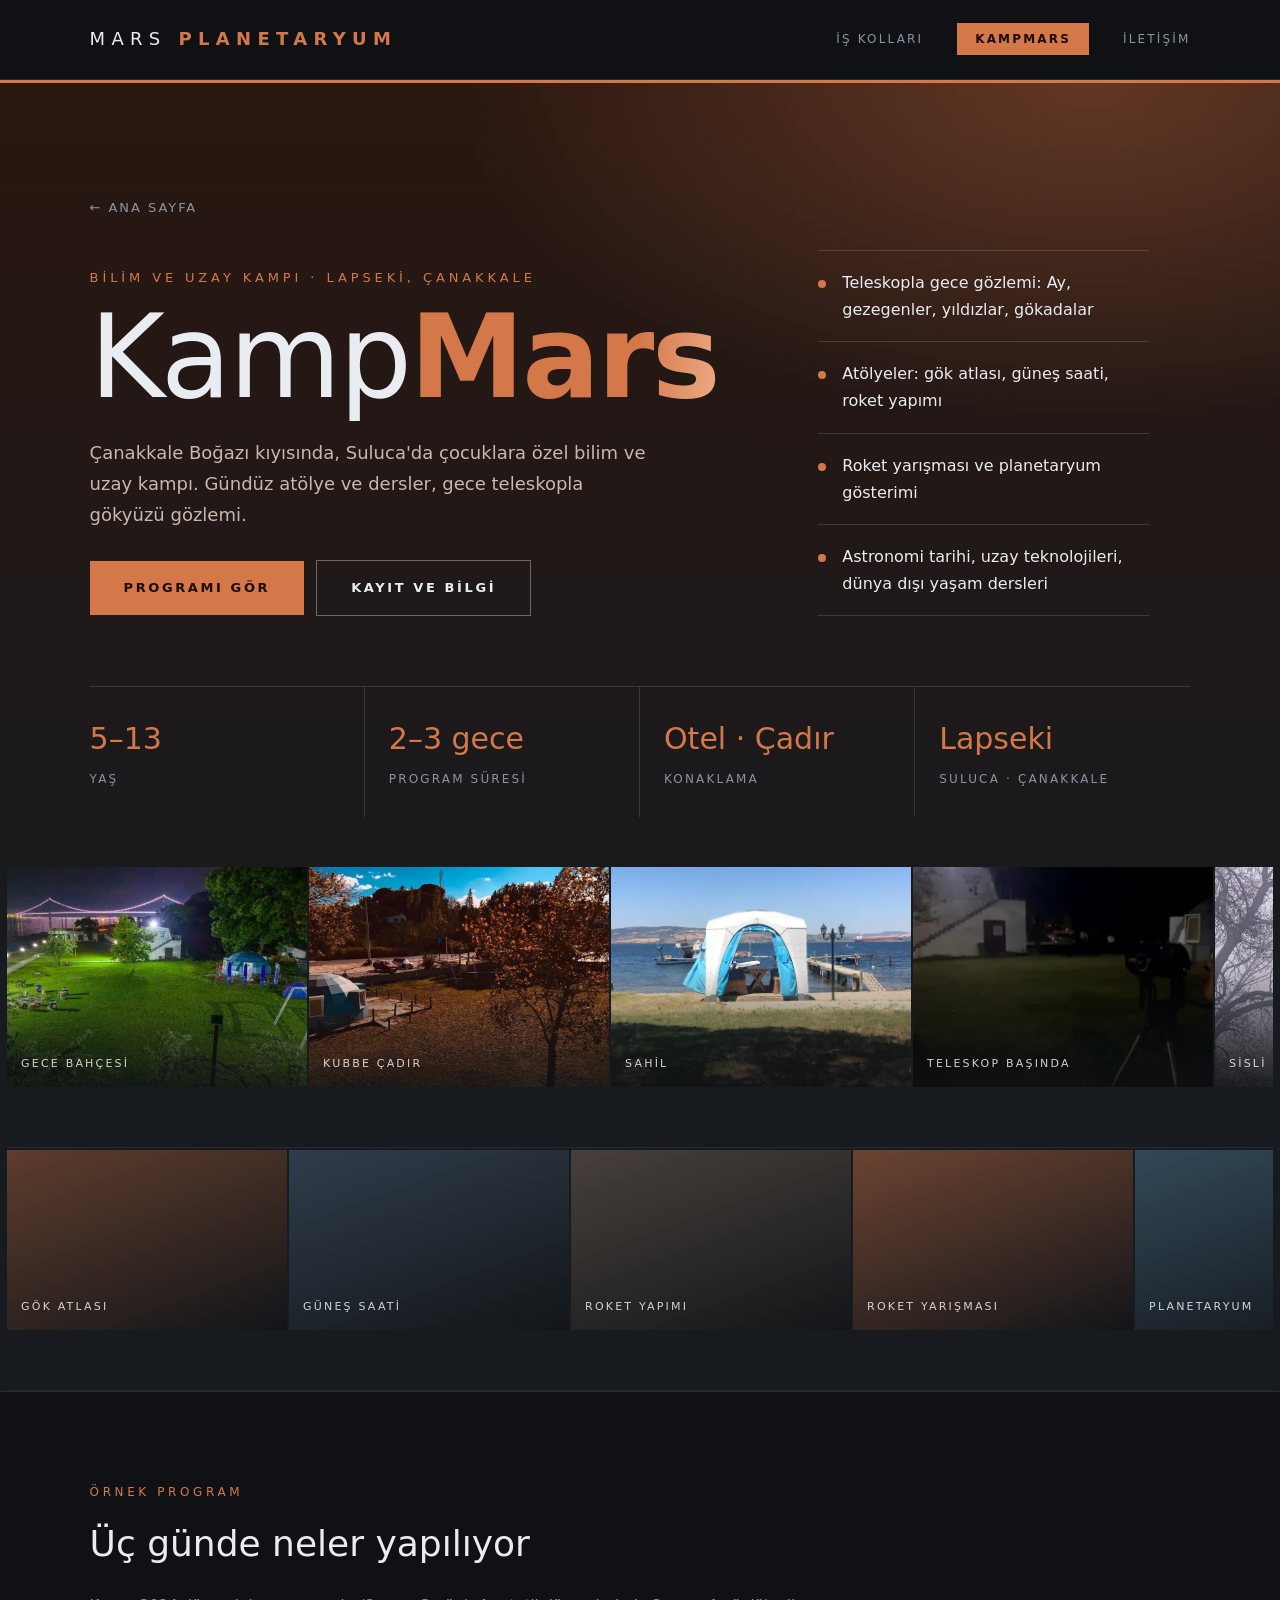
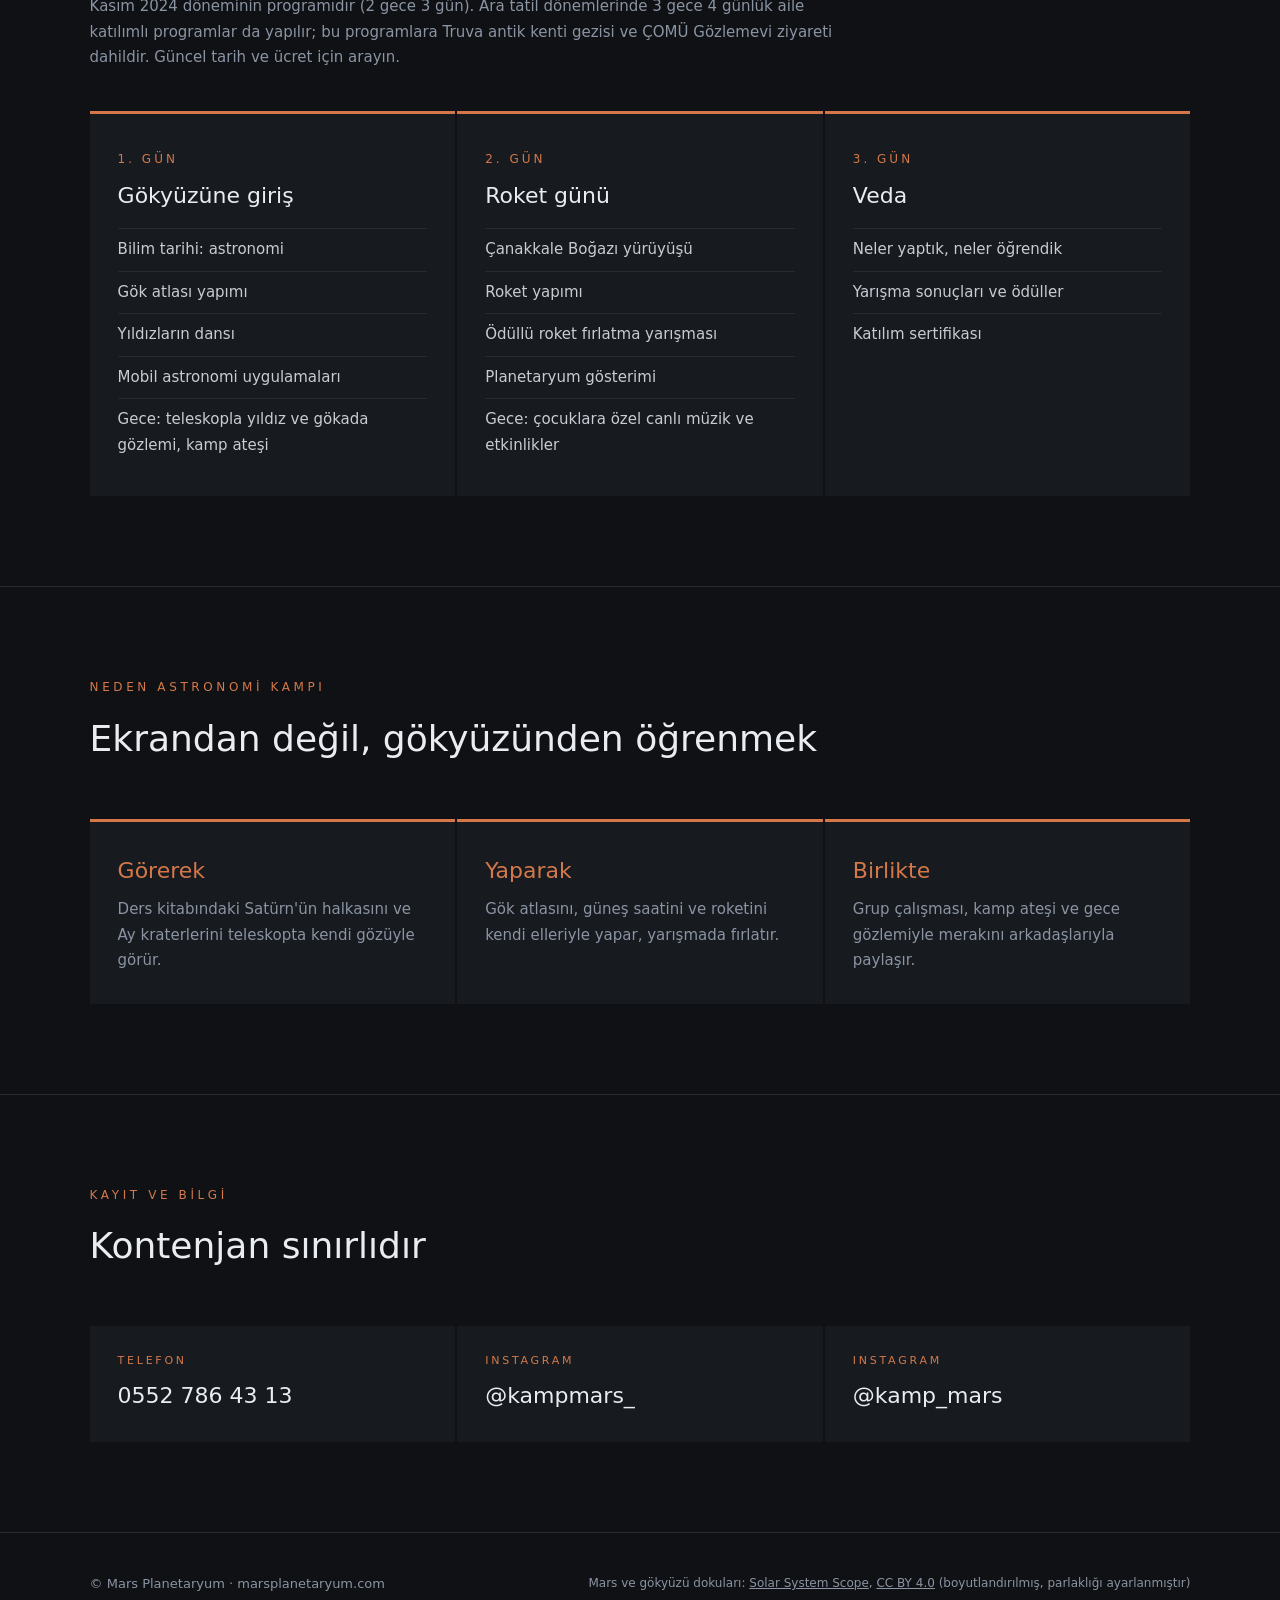
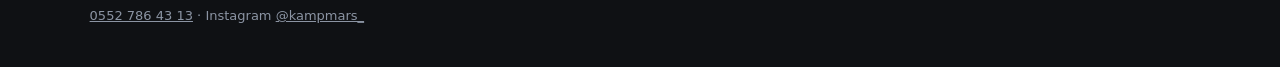
<file: kampmars.html>
<!doctype html>
<html lang="tr"><head><meta charset="utf-8"><meta name="viewport" content="width=device-width,initial-scale=1">
<title>Bilim Kampı · KampMars · Mars Planetaryum</title>
<style>
:root{--bg:#0f1114;--bg2:#171a1f;--cizgi:#262b33;--yazi:#e9ecf1;--soluk:#8b94a3;--bakir:#d4784a}
*{box-sizing:border-box;margin:0}
body{font-family:'Segoe UI',system-ui,sans-serif;background:var(--bg);color:var(--yazi);line-height:1.7}
nav{display:flex;justify-content:space-between;align-items:center;padding:24px 7%;border-bottom:1px solid var(--cizgi)}
.logo{font-weight:300;font-size:18px;letter-spacing:.35em}.logo b{color:var(--bakir);font-weight:600}
nav ul{display:flex;gap:34px;list-style:none;font-size:12px;letter-spacing:.18em;text-transform:uppercase;color:var(--soluk)}
nav .nbtn{background:var(--bakir);color:#1a0d06;padding:9px 18px;font-weight:700;text-decoration:none}
.hero{position:relative;overflow:hidden;isolation:isolate;padding:120px 7% 100px;display:grid;grid-template-columns:1.3fr .7fr;gap:60px;align-items:center;border-bottom:1px solid var(--cizgi)}
.gok{position:absolute;inset:-4%;z-index:-2;background:var(--bg) url(assets/samanyolu.webp) 60% 45%/cover no-repeat;animation:suzul 160s ease-in-out infinite alternate}
.hero:before{content:"";position:absolute;inset:0;z-index:-1;background:linear-gradient(90deg,#0f1114f2 0,#0f1114b0 42%,#0f111440 100%),linear-gradient(180deg,transparent 70%,#0f1114 100%)}
@keyframes suzul{from{transform:scale(1) translateX(0)}to{transform:scale(1.08) translateX(-2%)}}
.hero small{font-size:12px;letter-spacing:.3em;color:var(--bakir)}
h1{font-weight:300;font-size:clamp(36px,5vw,68px);line-height:1.08;margin:18px 0 24px;letter-spacing:-.01em}
.hero p{color:var(--soluk);max-width:520px;font-size:17px}
.link{display:inline-block;margin-top:34px;color:var(--yazi);text-decoration:none;font-size:13px;letter-spacing:.2em;border-bottom:1px solid var(--bakir);padding-bottom:6px}
.gezegen{position:relative;aspect-ratio:1;width:100%;max-width:520px;justify-self:center}
.gezegen .poster{position:absolute;inset:8%;border-radius:50%;background:radial-gradient(circle at 28% 26%,transparent 0,#0000006e 55%,#000000e6 100%),url(assets/mars-2k.webp) 38% 50%/215% auto;box-shadow:0 0 60px #d4784a33;transition:opacity 1.2s}
.gezegen canvas{position:absolute;inset:0;width:100%;height:100%;opacity:0;transition:opacity 1.2s}
.gezegen.hazir canvas{opacity:1}.gezegen.hazir .poster{opacity:0}
.atif{color:var(--soluk);font-size:12px}.atif a{color:inherit}
section{padding:90px 7%;border-bottom:1px solid var(--cizgi)}
.bas{font-size:12px;letter-spacing:.3em;color:var(--bakir);text-transform:uppercase}
h2{font-weight:300;font-size:36px;margin:10px 0 50px}
.liste div{display:grid;grid-template-columns:70px 1fr 2fr 40px;gap:20px;padding:28px 0;border-top:1px solid var(--cizgi);align-items:baseline;transition:.2s}
.liste div:last-child{border-bottom:1px solid var(--cizgi)}
.liste div:hover{background:var(--bg2);padding-left:14px}
.liste span{color:var(--bakir);font-size:13px}.liste h3{font-weight:400;font-size:21px}.liste p{color:var(--soluk);font-size:14px}.liste i{color:var(--soluk);font-style:normal}
.kamp{position:relative;overflow:hidden;padding:110px 7% 0;background:radial-gradient(900px 480px at 85% 0,#d4784a55,transparent 70%),linear-gradient(180deg,#2a1710 0,#171a1f 70%);border-top:3px solid var(--bakir)}
.kamp .ust{display:grid;grid-template-columns:1.1fr .9fr;gap:60px;align-items:end}
.kamp .bas{font-size:13px}
.kamp h2{font-size:clamp(54px,9vw,120px);font-weight:200;line-height:.95;letter-spacing:-.02em;margin:14px 0 26px}
.kamp h2 b{font-weight:600;color:var(--bakir)}
.kamp p{color:#c9b8ad;font-size:18px;max-width:560px;margin-bottom:30px}
.btn{display:inline-block;background:var(--bakir);color:#1a0d06;padding:16px 34px;font-size:13px;font-weight:700;letter-spacing:.2em;text-decoration:none;transition:.2s}
.btn:hover{background:#e8906a}
.btn.o{background:none;color:var(--yazi);border:1px solid #ffffff55;margin-left:12px}
.kamp ul{list-style:none}.kamp li{padding:18px 0;border-top:1px solid #ffffff22;color:var(--yazi);font-size:16px;display:flex;gap:16px}.kamp li:last-child{border-bottom:1px solid #ffffff22}
.kamp li:before{content:"";width:8px;height:8px;margin-top:11px;border-radius:50%;background:var(--bakir);flex:none}
.rakamlar{display:grid;grid-template-columns:repeat(4,1fr);margin:70px 0 0;border-top:1px solid #ffffff22}
.rakamlar div{padding:26px 0;border-right:1px solid #ffffff22;padding-left:24px}.rakamlar div:first-child{padding-left:0}.rakamlar div:last-child{border:0}
.rakamlar b{display:block;font-size:34px;font-weight:300;color:var(--bakir)}.rakamlar span{font-size:12px;letter-spacing:.18em;text-transform:uppercase;color:var(--soluk)}
.bant{overflow:hidden;padding:50px 0 60px;margin:0 -7.5%;border-bottom:1px solid var(--cizgi)}
.bant .iz{display:flex;gap:2px;width:max-content;animation:akis 50s linear infinite}
.bant:hover .iz{animation-play-state:paused}
.f{width:280px;height:180px;flex:none;display:flex;align-items:flex-end;padding:14px;font-size:11px;letter-spacing:.2em;text-transform:uppercase;color:#fffc;background:linear-gradient(160deg,var(--a),#12151a);filter:grayscale(.3)}
.kamp li{animation:gir .8s both}.kamp li:nth-child(2){animation-delay:.15s}.kamp li:nth-child(3){animation-delay:.3s}.kamp li:nth-child(4){animation-delay:.45s}
.gor{opacity:0;transform:translateY(26px);transition:opacity .9s ease,transform .9s ease;transition-delay:var(--d,0s)}
.gor.ok{opacity:1;transform:none}
.kamp li{animation:none}
.kamp h2 b{background:linear-gradient(100deg,var(--bakir) 30%,#ffd2b0 50%,var(--bakir) 70%);background-size:250% 100%;-webkit-background-clip:text;background-clip:text;color:transparent;animation:parilti 6s linear infinite}
@keyframes parilti{to{background-position:-250% 0}}
.bant .iz.ters{animation-direction:reverse;animation-duration:65s;margin-top:2px}
.f{transition:transform .4s,filter .4s}.f:hover{transform:scale(1.04);filter:none}
.liste div{transition:.3s}
@keyframes gir{from{opacity:0;transform:translateX(30px)}}
@keyframes akis{to{transform:translateX(calc(-50% - 1px))}}
@media(prefers-reduced-motion:reduce){.bant .iz,.gok,.kamp h2 b{animation:none}.gor{opacity:1;transform:none;transition:none}}
footer{padding:40px 7%;color:var(--soluk);font-size:13px;display:flex;justify-content:space-between;flex-wrap:wrap;gap:10px}
@media(max-width:760px){.hero,.kamp .ust{grid-template-columns:1fr}.rakamlar{grid-template-columns:1fr 1fr}.rakamlar div{padding-left:0;border:0}.gezegen{max-width:320px}nav ul{display:none}.liste div{grid-template-columns:40px 1fr}.liste p,.liste i{display:none}}
.f.r{background:linear-gradient(180deg,transparent 45%,#0f1114d9),var(--r) center/cover;filter:none;width:300px;height:220px}
.prog,.neden,.iletisim{padding:90px 7%}
.not{color:var(--soluk);max-width:760px;margin:-30px 0 40px;font-size:15px}
.gunler,.uc{display:grid;grid-template-columns:repeat(3,1fr);gap:2px}
.gunler>div,.uc>div{background:var(--bg2);padding:30px 28px;border-top:3px solid var(--bakir)}
.gunler span{color:var(--bakir);font-size:12px;letter-spacing:.25em}.gunler h3{font-weight:400;font-size:22px;margin:6px 0 14px}
.gunler ul{list-style:none;padding:0}.gunler li{padding:8px 0;border-top:1px solid var(--cizgi);color:#c9ccd2;font-size:15px}
.uc b{display:block;font-size:22px;font-weight:400;color:var(--bakir);margin-bottom:8px}.uc p{color:var(--soluk);font-size:15px}
.kanallar{display:grid;grid-template-columns:repeat(3,1fr);gap:2px}
.kanallar a{background:var(--bg2);padding:26px 28px;color:var(--yazi);text-decoration:none;font-size:22px;font-weight:300;border-bottom:2px solid transparent;transition:.2s}
.kanallar a:hover{border-bottom-color:var(--bakir)}.kanallar span{display:block;font-size:11px;letter-spacing:.25em;color:var(--bakir);margin-bottom:6px}
.rakamlar b{font-size:30px}
@media(max-width:760px){.gunler,.uc,.kanallar{grid-template-columns:1fr}.f.r{width:230px;height:170px}.btn.o{margin:12px 0 0}}
</style></head><body>
<nav><a href="index.html" class="logo" style="color:inherit;text-decoration:none">MARS <b>PLANETARYUM</b></a><ul><li><a href="index.html#hizmetler" style="color:inherit;text-decoration:none">İş Kolları</a></li><li><a class="nbtn" href="kampmars.html">KampMars</a></li><li><a href="index.html#iletisim" style="color:inherit;text-decoration:none">İletişim</a></li></ul></nav>
<section class="kamp" id="kampmars">
<div class="gor" style="margin-bottom:30px"><a href="index.html" style="color:var(--soluk);font-size:13px;letter-spacing:.15em;text-decoration:none">← ANA SAYFA</a></div>
<div class="ust"><div><div class="bas gor">Bilim ve Uzay Kampı · Lapseki, Çanakkale</div><h2 class="gor" style="--d:.1s">Kamp<b>Mars</b></h2><p class="gor" style="--d:.2s">Çanakkale Boğazı kıyısında, Suluca'da çocuklara özel bilim ve uzay kampı. Gündüz atölye ve dersler, gece teleskopla gökyüzü gözlemi.</p><div class="gor" style="--d:.3s"><a class="btn" href="#program">PROGRAMI GÖR</a><a class="btn o" href="tel:+905527864313">KAYIT VE BİLGİ</a></div></div>
<ul><li class="gor" style="--d:0.15s">Teleskopla gece gözlemi: Ay, gezegenler, yıldızlar, gökadalar</li><li class="gor" style="--d:0.30s">Atölyeler: gök atlası, güneş saati, roket yapımı</li><li class="gor" style="--d:0.45s">Roket yarışması ve planetaryum gösterimi</li><li class="gor" style="--d:0.60s">Astronomi tarihi, uzay teknolojileri, dünya dışı yaşam dersleri</li></ul></div>
<div class="rakamlar"><div class="gor"><b>5–13</b><span>Yaş</span></div><div class="gor" style="--d:.15s"><b>2–3 gece</b><span>Program süresi</span></div><div class="gor" style="--d:.3s"><b>Otel · Çadır</b><span>Konaklama</span></div><div class="gor" style="--d:.45s"><b>Lapseki</b><span>Suluca · Çanakkale</span></div></div>
<div class="bant"><div class="iz">
<div class="f r" style="--r:url(assets/kampmars-gece-bahce.webp)">Gece bahçesi</div>
<div class="f r" style="--r:url(assets/kampmars-kubbe-cadir.webp)">Kubbe çadır</div>
<div class="f r" style="--r:url(assets/kampmars-deniz-cadir.webp)">Sahil</div>
<div class="f r" style="--r:url(assets/kampmars-teleskop-gece.webp)">Teleskop başında</div>
<div class="f r" style="--r:url(assets/kampmars-sis.webp)">Sisli sabah</div>
<div class="f r" style="--r:url(assets/kampmars-gece-bahce2.webp)">Köprü manzarası</div>
<div class="f r" style="--r:url(assets/kampmars-cam-bahce.webp)">Çamlık</div>
<div class="f r" style="--r:url(assets/kampmars-gece-oturma.webp)">Gece gözlemi</div>
<div class="f r" style="--r:url(assets/kampmars-teleskop.webp)">Gözlem</div>
<div class="f r" style="--r:url(assets/kampmars-gece-bahce.webp)">Gece bahçesi</div>
<div class="f r" style="--r:url(assets/kampmars-kubbe-cadir.webp)">Kubbe çadır</div>
<div class="f r" style="--r:url(assets/kampmars-deniz-cadir.webp)">Sahil</div>
<div class="f r" style="--r:url(assets/kampmars-teleskop-gece.webp)">Teleskop başında</div>
<div class="f r" style="--r:url(assets/kampmars-sis.webp)">Sisli sabah</div>
<div class="f r" style="--r:url(assets/kampmars-gece-bahce2.webp)">Köprü manzarası</div>
<div class="f r" style="--r:url(assets/kampmars-cam-bahce.webp)">Çamlık</div>
<div class="f r" style="--r:url(assets/kampmars-gece-oturma.webp)">Gece gözlemi</div>
<div class="f r" style="--r:url(assets/kampmars-teleskop.webp)">Gözlem</div></div></div>
<div class="bant" style="padding-top:0"><div class="iz ters">
<div class="f" style="--a:#6a3a24">Gök atlası</div>
<div class="f" style="--a:#2c3d52">Güneş saati</div>
<div class="f" style="--a:#4a4038">Roket yapımı</div>
<div class="f" style="--a:#7a4026">Roket yarışması</div>
<div class="f" style="--a:#2a4a60">Planetaryum</div>
<div class="f" style="--a:#5a3a2c">Teleskopla gözlem</div>
<div class="f" style="--a:#6a3a24">Astronomi tarihi</div>
<div class="f" style="--a:#2c3d52">Kamp ateşi</div>
<div class="f" style="--a:#6a3a24">Gök atlası</div>
<div class="f" style="--a:#2c3d52">Güneş saati</div>
<div class="f" style="--a:#4a4038">Roket yapımı</div>
<div class="f" style="--a:#7a4026">Roket yarışması</div>
<div class="f" style="--a:#2a4a60">Planetaryum</div>
<div class="f" style="--a:#5a3a2c">Teleskopla gözlem</div>
<div class="f" style="--a:#6a3a24">Astronomi tarihi</div>
<div class="f" style="--a:#2c3d52">Kamp ateşi</div></div></div>
</section>
<section id="program" class="prog">
<div class="bas gor">Örnek program</div><h2 class="gor">Üç günde neler yapılıyor</h2>
<p class="not gor">Kasım 2024 döneminin programıdır (2 gece 3 gün). Ara tatil dönemlerinde 3 gece 4 günlük aile katılımlı programlar da yapılır; bu programlara Truva antik kenti gezisi ve ÇOMÜ Gözlemevi ziyareti dahildir. Güncel tarih ve ücret için arayın.</p>
<div class="gunler">
<div class="gor"><span>1. GÜN</span><h3>Gökyüzüne giriş</h3><ul><li>Bilim tarihi: astronomi</li><li>Gök atlası yapımı</li><li>Yıldızların dansı</li><li>Mobil astronomi uygulamaları</li><li>Gece: teleskopla yıldız ve gökada gözlemi, kamp ateşi</li></ul></div>
<div class="gor" style="--d:.15s"><span>2. GÜN</span><h3>Roket günü</h3><ul><li>Çanakkale Boğazı yürüyüşü</li><li>Roket yapımı</li><li>Ödüllü roket fırlatma yarışması</li><li>Planetaryum gösterimi</li><li>Gece: çocuklara özel canlı müzik ve etkinlikler</li></ul></div>
<div class="gor" style="--d:.3s"><span>3. GÜN</span><h3>Veda</h3><ul><li>Neler yaptık, neler öğrendik</li><li>Yarışma sonuçları ve ödüller</li><li>Katılım sertifikası</li></ul></div>
</div></section>
<section class="neden">
<div class="bas gor">Neden astronomi kampı</div><h2 class="gor">Ekrandan değil, gökyüzünden öğrenmek</h2>
<div class="uc"><div class="gor"><b>Görerek</b><p>Ders kitabındaki Satürn'ün halkasını ve Ay kraterlerini teleskopta kendi gözüyle görür.</p></div><div class="gor" style="--d:.15s"><b>Yaparak</b><p>Gök atlasını, güneş saatini ve roketini kendi elleriyle yapar, yarışmada fırlatır.</p></div><div class="gor" style="--d:.3s"><b>Birlikte</b><p>Grup çalışması, kamp ateşi ve gece gözlemiyle merakını arkadaşlarıyla paylaşır.</p></div></div>
</section>
<section class="iletisim">
<div class="bas gor">Kayıt ve bilgi</div><h2 class="gor">Kontenjan sınırlıdır</h2>
<div class="kanallar gor"><a href="tel:+905527864313"><span>TELEFON</span>0552 786 43 13</a><a href="https://www.instagram.com/kampmars_/" rel="noopener" target="_blank"><span>INSTAGRAM</span>@kampmars_</a><a href="https://www.instagram.com/kamp_mars/" rel="noopener" target="_blank"><span>INSTAGRAM</span>@kamp_mars</a></div>
</section>
<footer><span>© Mars Planetaryum · marsplanetaryum.com</span><span class="atif">Mars ve gökyüzü dokuları: <a href="https://www.solarsystemscope.com/textures/" rel="noopener">Solar System Scope</a>, <a href="https://creativecommons.org/licenses/by/4.0/" rel="noopener">CC BY 4.0</a> (boyutlandırılmış, parlaklığı ayarlanmıştır)</span><span><a href="tel:+905527864313" style="color:inherit">0552 786 43 13</a> · Instagram <a href="https://www.instagram.com/kampmars_/" style="color:inherit">@kampmars_</a></span></footer>
<script src="assets/hareket.js"></script>
</body></html>
</file>
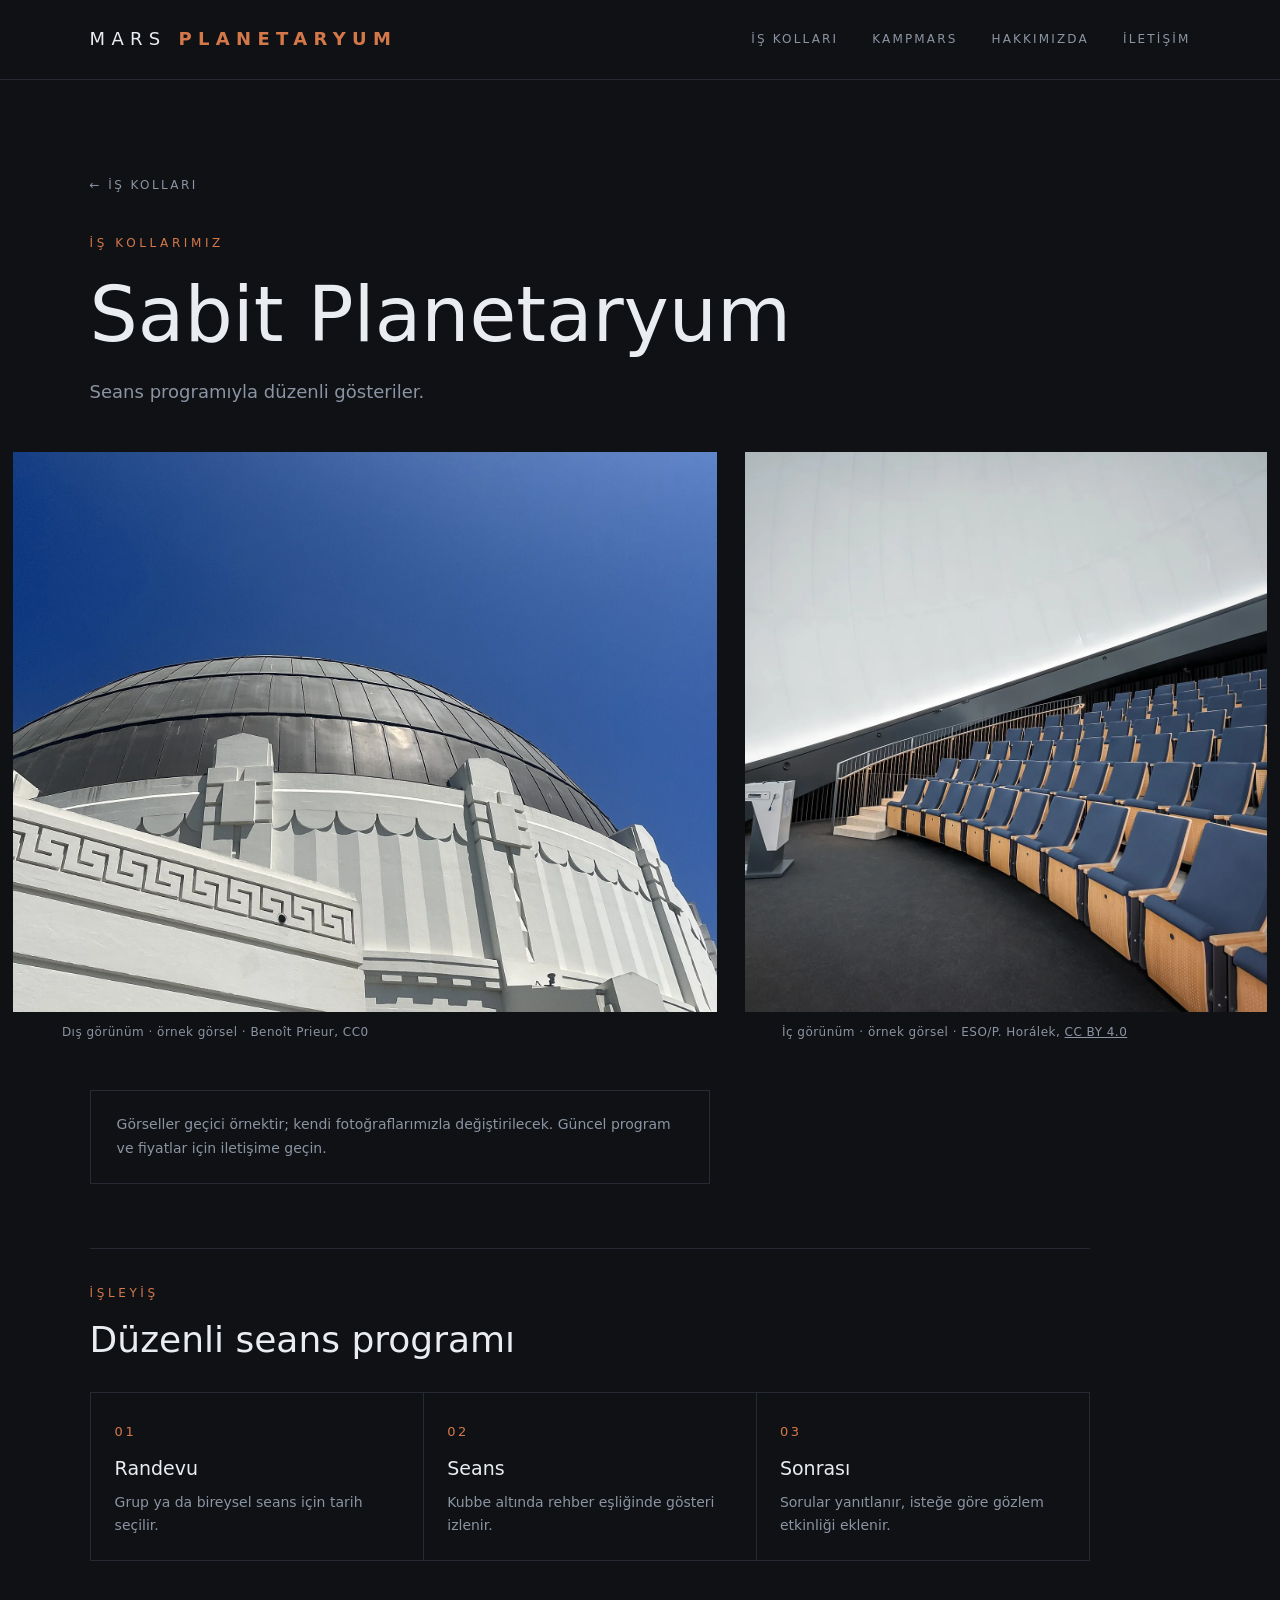
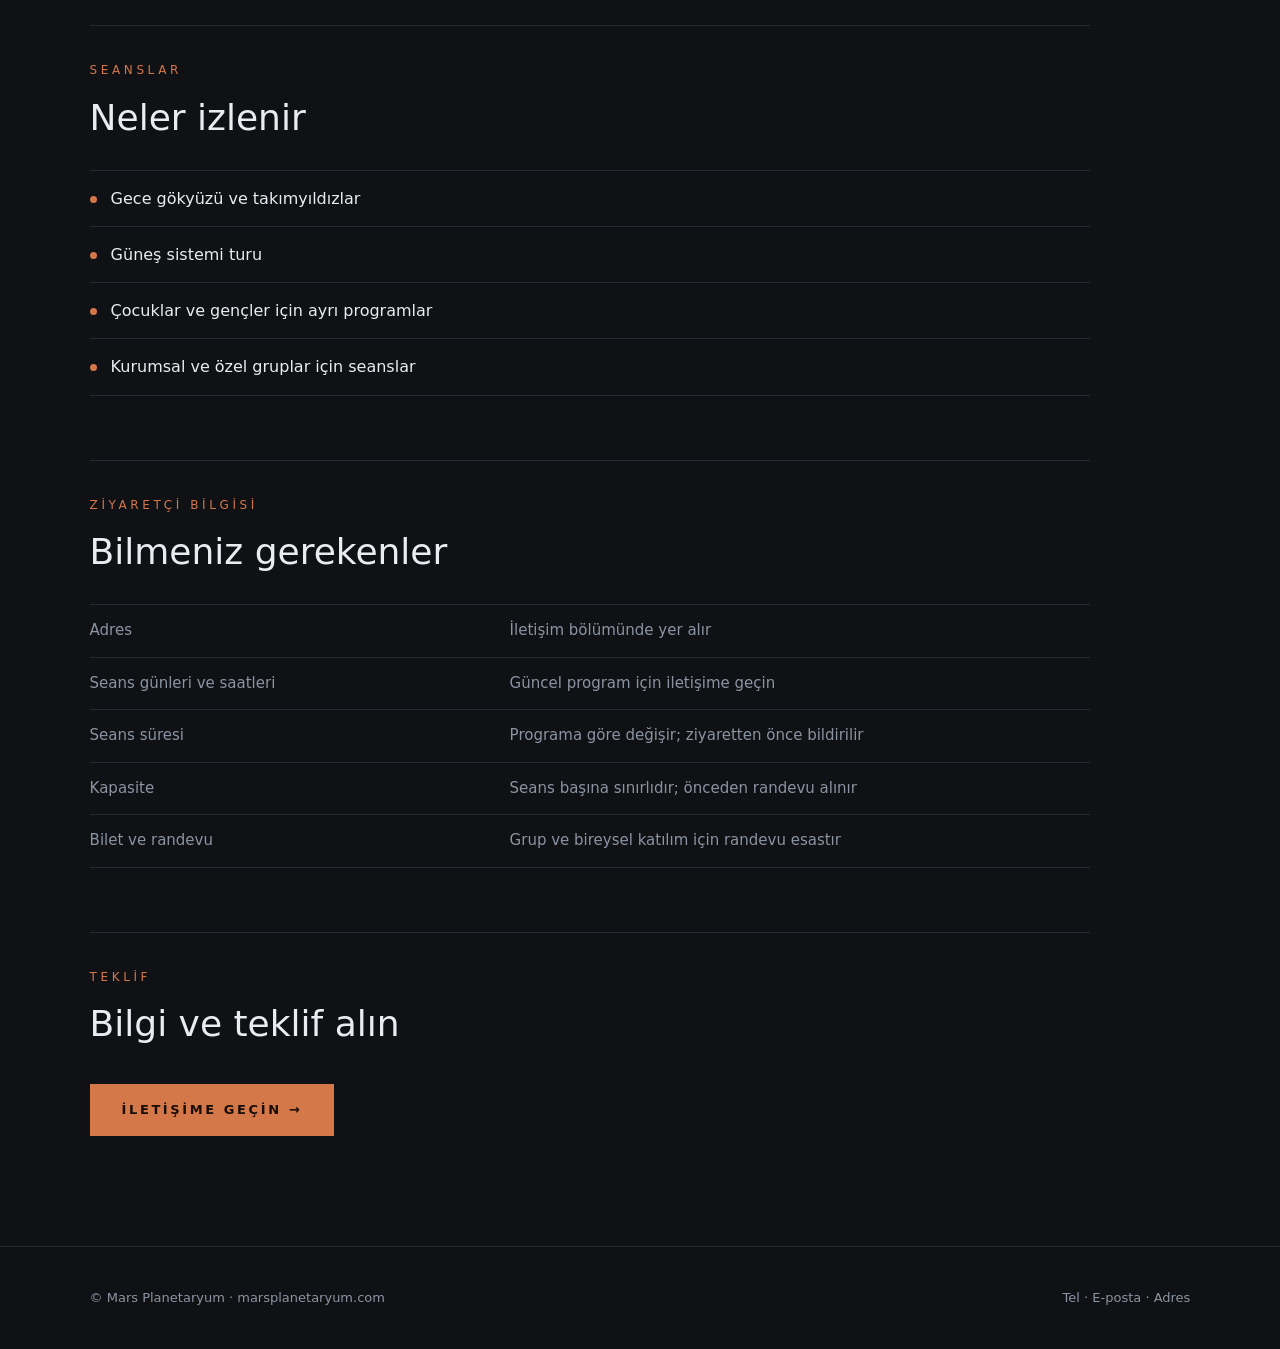
<file: sabit-planetaryum.html>
<!doctype html>
<html lang="tr"><head><meta charset="utf-8"><meta name="viewport" content="width=device-width,initial-scale=1">
<title>Sabit Planetaryum · Mars Planetaryum</title>
<link rel="stylesheet" href="assets/alt.css">
</head><body>
<nav><a class="logo" href="index.html" style="color:inherit;text-decoration:none">MARS <b>PLANETARYUM</b></a><ul><li><a href="index.html#hizmetler" style="color:inherit;text-decoration:none">İş Kolları</a></li><li><a href="kampmars.html" style="color:inherit;text-decoration:none">KampMars</a></li><li>Hakkımızda</li><li>İletişim</li></ul></nav>
<main class="alt wide"><a class="geri" href="index.html#hizmetler">← İŞ KOLLARI</a><div class="bas" style="margin-top:36px">İş kollarımız</div><h1>Sabit Planetaryum</h1><p>Seans programıyla düzenli gösteriler.</p><div class="foto"><figure class="dis"><img src="assets/planetaryum-dis.webp" alt="Planetaryum dış görünüm (örnek görsel)"><figcaption>Dış görünüm · örnek görsel · Benoît Prieur, CC0</figcaption></figure><figure class="ic"><img src="assets/planetaryum-ic.webp" alt="Planetaryum iç görünüm (örnek görsel)"><figcaption>İç görünüm · örnek görsel · ESO/P. Horálek, <a href="https://creativecommons.org/licenses/by/4.0/" rel="noopener">CC BY 4.0</a></figcaption></figure></div>
<div class="not">Görseller geçici örnektir; kendi fotoğraflarımızla değiştirilecek. Güncel program ve fiyatlar için iletişime geçin.</div><section class="bol"><div class="bas">İşleyiş</div><h2>Düzenli seans programı</h2><div class="adim"><div><span>01</span><h3>Randevu</h3><p>Grup ya da bireysel seans için tarih seçilir.</p></div><div><span>02</span><h3>Seans</h3><p>Kubbe altında rehber eşliğinde gösteri izlenir.</p></div><div><span>03</span><h3>Sonrası</h3><p>Sorular yanıtlanır, isteğe göre gözlem etkinliği eklenir.</p></div></div></section><section class="bol"><div class="bas">Seanslar</div><h2>Neler izlenir</h2><ul class="liste"><li>Gece gökyüzü ve takımyıldızlar</li><li>Güneş sistemi turu</li><li>Çocuklar ve gençler için ayrı programlar</li><li>Kurumsal ve özel gruplar için seanslar</li></ul></section><section class="bol"><div class="bas">Ziyaretçi bilgisi</div><h2>Bilmeniz gerekenler</h2><table class="tablo"><tr><td>Adres</td><td><em>İletişim bölümünde yer alır</em></td></tr><tr><td>Seans günleri ve saatleri</td><td><em>Güncel program için iletişime geçin</em></td></tr><tr><td>Seans süresi</td><td><em>Programa göre değişir; ziyaretten önce bildirilir</em></td></tr><tr><td>Kapasite</td><td><em>Seans başına sınırlıdır; önceden randevu alınır</em></td></tr><tr><td>Bilet ve randevu</td><td><em>Grup ve bireysel katılım için randevu esastır</em></td></tr></table></section><section class="bol"><div class="bas">Teklif</div><h2>Bilgi ve teklif alın</h2><a class="cta" href="index.html#iletisim">İLETİŞİME GEÇİN →</a></section></main>
<footer><span>© Mars Planetaryum · marsplanetaryum.com</span><span>Tel · E-posta · Adres</span></footer>
</body></html>
</file>
<file: assets/alt.css>
:root{--bg:#0f1114;--bg2:#171a1f;--cizgi:#262b33;--yazi:#e9ecf1;--soluk:#8b94a3;--bakir:#d4784a}
*{box-sizing:border-box;margin:0}
body{font-family:'Segoe UI',system-ui,sans-serif;background:var(--bg);color:var(--yazi);line-height:1.7}
nav{display:flex;justify-content:space-between;align-items:center;padding:24px 7%;border-bottom:1px solid var(--cizgi)}
.logo{font-weight:300;font-size:18px;letter-spacing:.35em}.logo b{color:var(--bakir);font-weight:600}
nav ul{display:flex;gap:34px;list-style:none;font-size:12px;letter-spacing:.18em;text-transform:uppercase;color:var(--soluk)}
nav .nbtn{background:var(--bakir);color:#1a0d06;padding:9px 18px;font-weight:700;text-decoration:none}
.alt{padding:90px 7% 110px;max-width:1100px;border-bottom:1px solid var(--cizgi)}
.alt .geri{font-size:12px;letter-spacing:.2em;color:var(--soluk);text-decoration:none}
.alt h1{font-weight:300;font-size:clamp(38px,6vw,76px);line-height:1.05;margin:22px 0 22px}
.alt p{color:var(--soluk);font-size:18px;max-width:620px}
.alt .not{margin-top:48px;padding:22px 26px;border:1px solid var(--cizgi);color:var(--soluk);font-size:14px;max-width:620px}
footer{padding:40px 7%;color:var(--soluk);font-size:13px;display:flex;justify-content:space-between;flex-wrap:wrap;gap:10px}
@media(max-width:760px){nav ul{display:none}.alt{padding:56px 7% 70px}}
.alt.wide{max-width:none}
.foto{display:grid;grid-template-columns:1fr;gap:28px;margin:44px -7% 0}
.foto figure{margin:0;min-width:0;position:relative}
.foto img{display:block;width:100%;aspect-ratio:16/9;max-height:78vh;object-fit:cover}
.foto .dis img{object-position:50% 38%}.foto .ic img{object-position:50% 55%}
.foto figcaption{padding:10px 7% 0;font-size:12px;letter-spacing:.04em;color:var(--soluk)}.foto figcaption a{color:inherit}
@media(min-width:1100px){.foto{grid-template-columns:1.35fr 1fr}.foto img{aspect-ratio:auto;height:560px}}
@media(max-width:760px){.foto{margin:36px -7% 0;gap:20px}.foto img{aspect-ratio:4/3}}
.bol{margin-top:64px;padding-top:34px;border-top:1px solid var(--cizgi);max-width:1000px}
.bol h2{font-weight:300;font-size:clamp(26px,3.4vw,36px);margin:6px 0 22px}
.adim{display:grid;grid-template-columns:repeat(auto-fit,minmax(210px,1fr));gap:0;border:1px solid var(--cizgi)}
.adim div{padding:24px 24px 22px;border-right:1px solid var(--cizgi);border-bottom:1px solid var(--cizgi);margin:0 -1px -1px 0}
.adim span{color:var(--bakir);font-size:13px;letter-spacing:.2em}.adim h3{font-weight:400;font-size:19px;margin:8px 0 6px}.adim p{font-size:14px;margin:0}
.liste{list-style:none;padding:0}.liste li{padding:14px 0;border-top:1px solid var(--cizgi);color:var(--yazi);font-size:16px;display:flex;gap:14px}
.liste li:last-child{border-bottom:1px solid var(--cizgi)}.liste li:before{content:"";width:7px;height:7px;margin-top:11px;border-radius:50%;background:var(--bakir);flex:none}
.tablo{width:100%;border-collapse:collapse;font-size:15px}.tablo td{padding:13px 0;border-top:1px solid var(--cizgi)}.tablo tr:last-child td{border-bottom:1px solid var(--cizgi)}
.tablo td:first-child{color:var(--soluk);width:42%}.tablo td:last-child{color:var(--yazi)}.tablo em{color:var(--soluk);font-style:normal}
.cta{display:inline-block;margin-top:8px;background:var(--bakir);color:#1a0d06;padding:15px 32px;font-size:13px;font-weight:700;letter-spacing:.2em;text-decoration:none}.cta:hover{background:#e8906a}
.tekfoto{margin:44px 0 0;max-width:560px}.tekfoto.genis{max-width:none;margin:44px -7% 0}
.tekfoto img{display:block;width:100%;height:auto}.tekfoto.genis img{aspect-ratio:16/9;object-fit:cover;max-height:70vh;object-position:50% 35%}
.tekfoto figcaption{padding:10px 0 0;font-size:12px;letter-spacing:.04em;color:var(--soluk)}.tekfoto.genis figcaption{padding:10px 7% 0}.tekfoto figcaption a{color:inherit}
.bas{font-size:12px;letter-spacing:.3em;color:var(--bakir);text-transform:uppercase}
</file>
